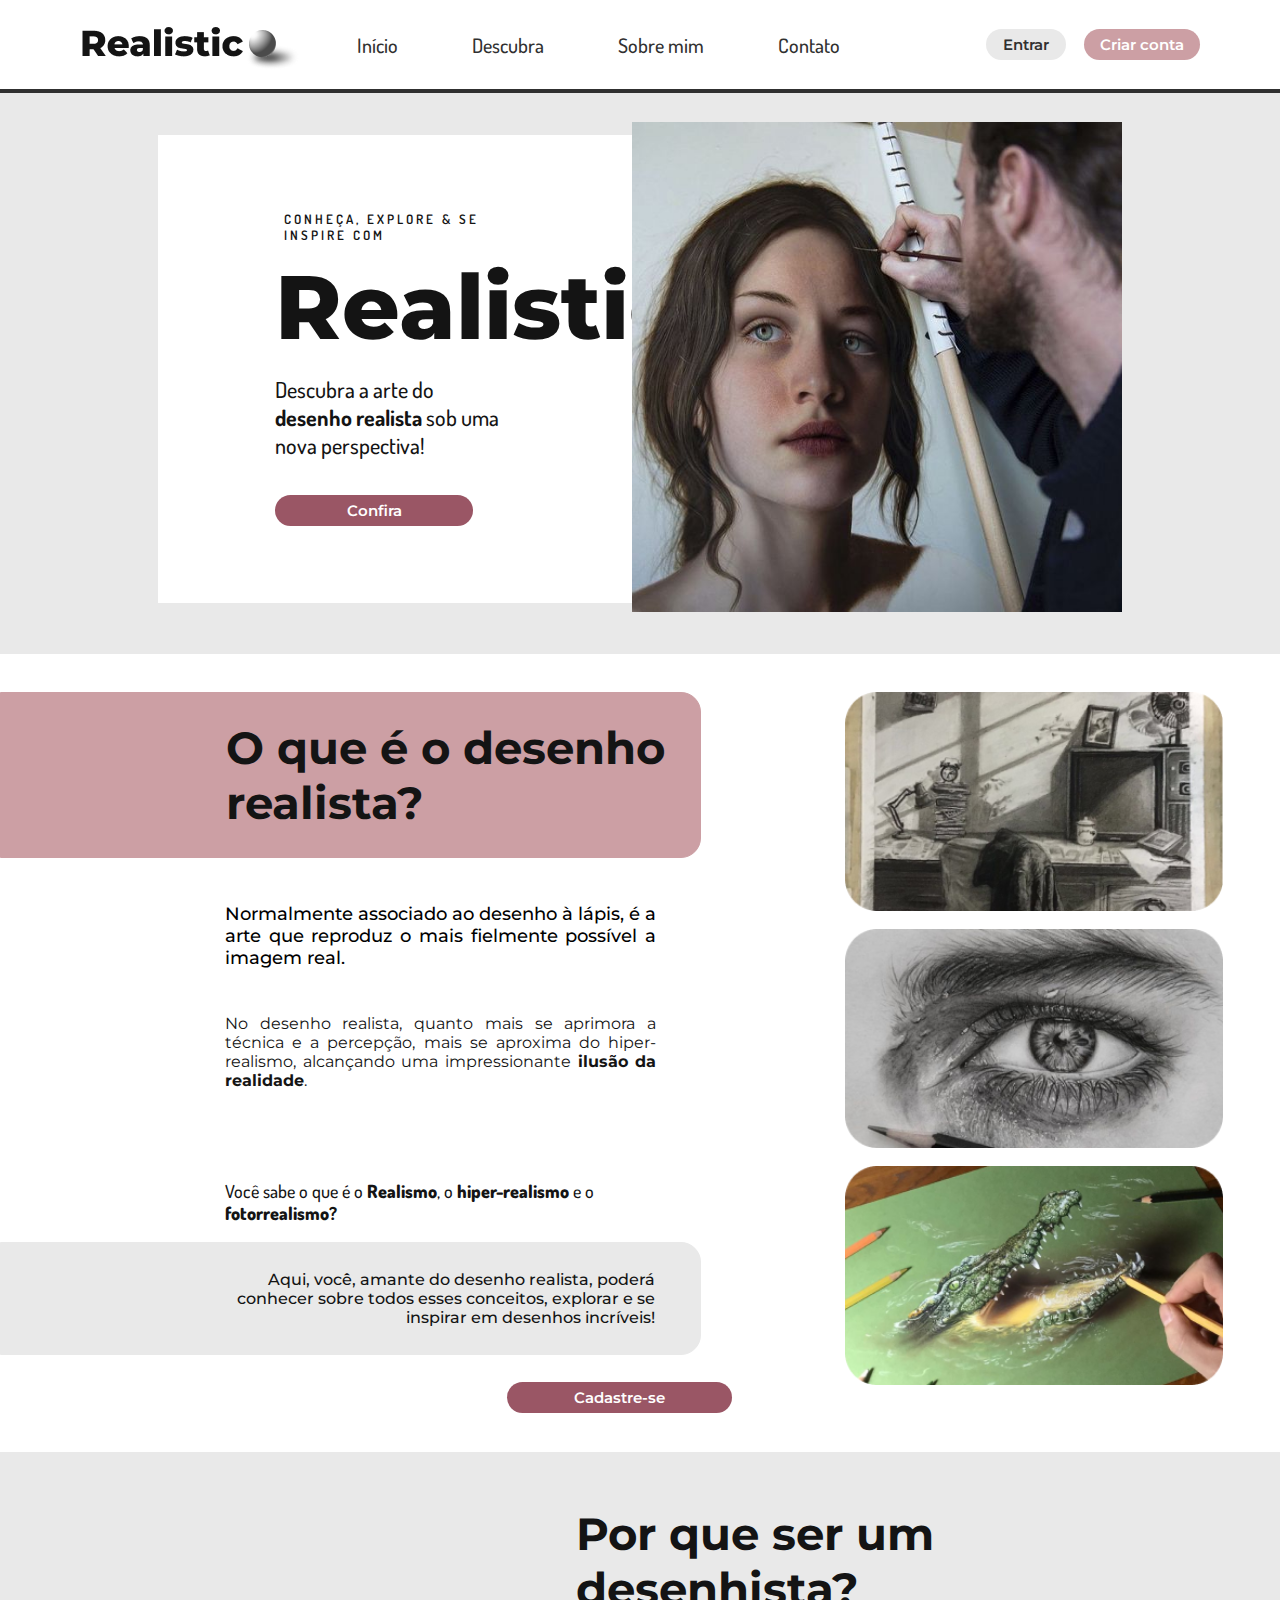
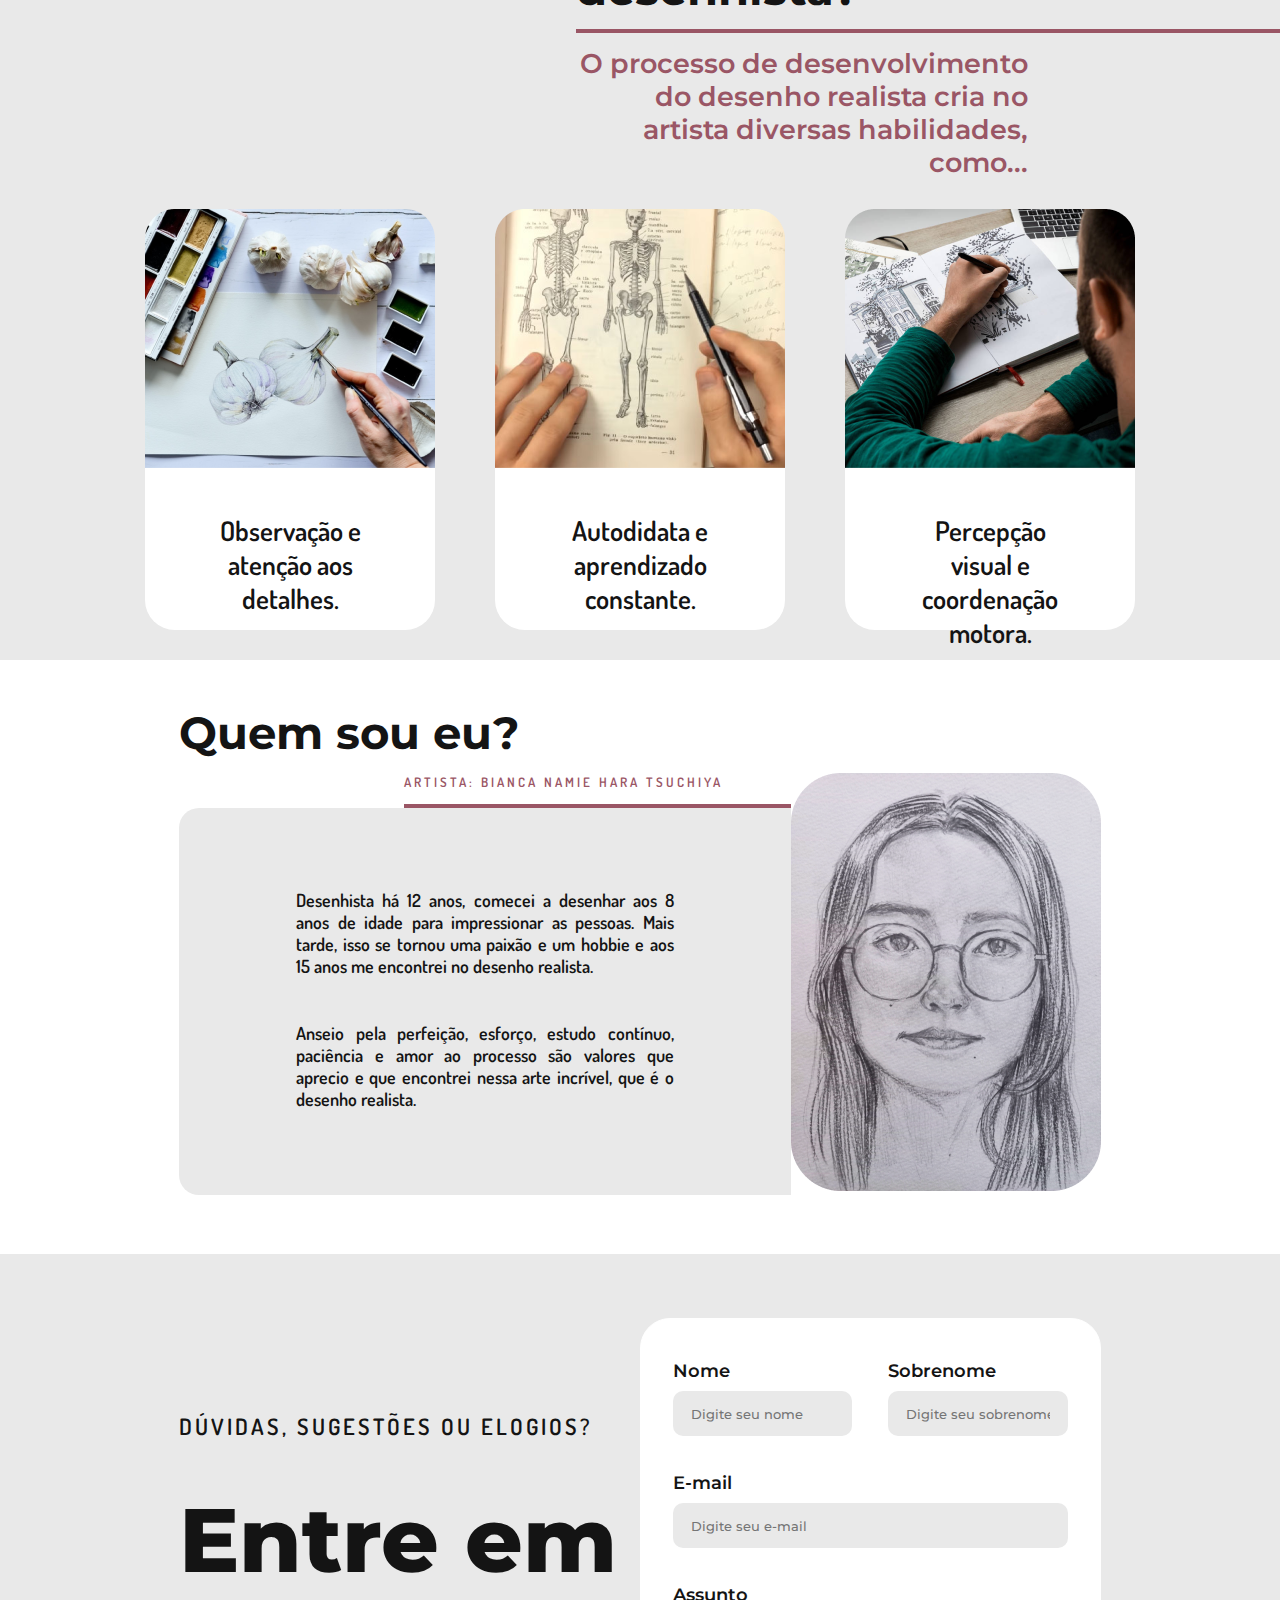
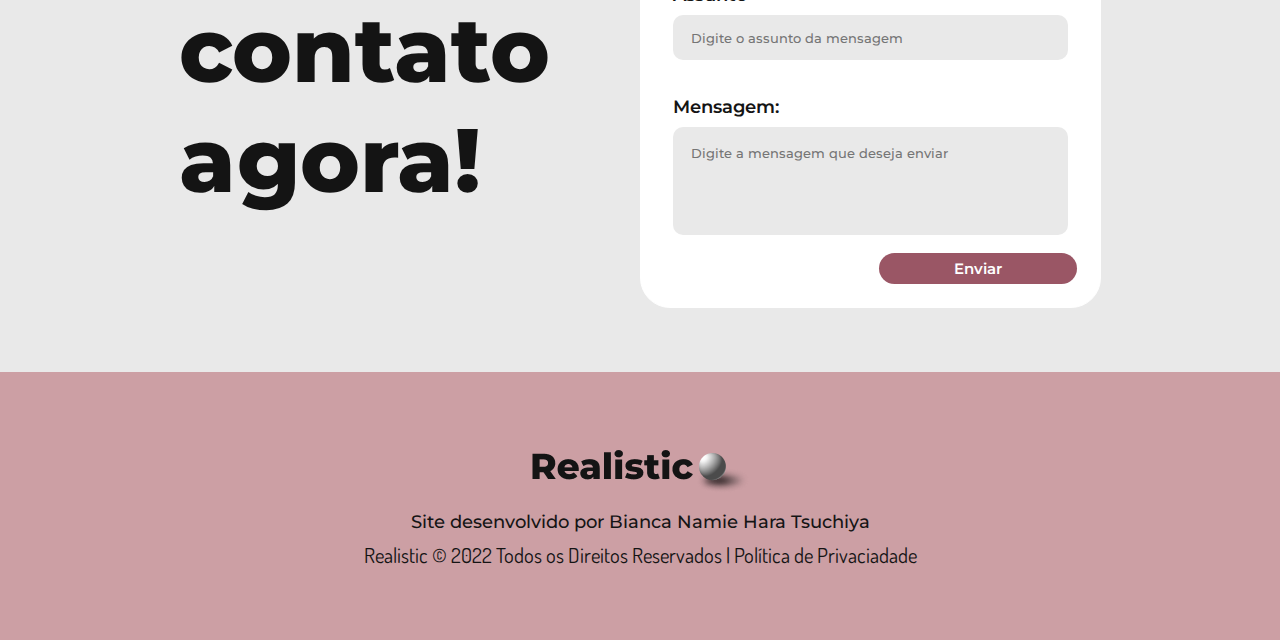
<file: Site/index.html>
<!DOCTYPE html>
<html lang="en">

<head>
    <meta charset="UTF-8">
    <meta http-equiv="X-UA-Compatible" content="IE=edge">
    <meta name="viewport" content="width=device-width, initial-scale=1.0">
    <link rel="shortcut icon" href="assets/icone_logo_realistic.png" type="image/x-icon">
    <link rel="stylesheet" href="style.css">
    <title>Realistic</title>
</head>

<body>
    <header>
        <div class="header-realistic">
            <div class="logo-realistic">
                <img src="./assets/logo_realistic.png" alt="">
            </div>
            <nav>
                <ul>
                    <li><a href="#">Início</a></li>
                    <li><a href="#">Descubra</a></li>
                    <li><a href="#">Sobre mim</a></li>
                    <li><a href="#">Contato</a></li>
                </ul>
            </nav>
            <div class="btn-login-cadastro">
                <a href="./login.html" class="btn-login">Entrar</a>
            </div>
            <a href="./cadastro.html" class="btn-cadastro">Criar conta</a>
        </div>
        <div class="linha-header"></div>
    </header>
    <main>
        <section class="background-inicio">
            <div class="principal-inicio">
                <div class="banner-conteudo">
                    <div class="frase1-banner">
                        <p>Conheça, explore & se inspire com</p>
                    </div>
                    <div class="frase2-banner">
                        <p>Realistic</p>
                    </div>
                    <div class="frase3-banner">
                        <p>Descubra a arte do <b>desenho realista</b> sob uma nova perspectiva!</p>
                    </div>
                    <a href="#" class="btn-confira">Confira</a>
                </div>
                <div class="img-banner">
                    <img src="./assets/img_banner.png" alt="" width="490px">
                </div>
            </div>
        </section>
        <section class="descubra">
            <div class="texto-descubra">
                <div class="titulo-descubra">
                    <p>O que é o desenho realista?</p>
                </div>
                <div class="paragrafo1">
                    <p>Normalmente associado ao desenho à lápis, é a arte que reproduz o mais fielmente possível a
                        imagem real.</p>
                </div>
                <div class="paragrafo2">
                    <p>No desenho realista, quanto mais se aprimora a técnica e a percepção, mais se aproxima do
                        hiper-realismo, alcançando uma impressionante <b>ilusão da realidade</b>.</p>
                </div>
                <div class="paragrafo3">
                    <p>Você sabe o que é o <b>Realismo</b>, o <b>hiper-realismo</b> e o <b>fotorrealismo?</b></p>
                </div>
                <div class="paragrafo4">
                    <p>Aqui, você, amante do desenho realista, poderá conhecer sobre todos esses conceitos, explorar e
                        se inspirar em desenhos incríveis!</p>
                </div>
                <div class="btn-cadastre-se">
                    <a href="#">Cadastre-se</a>
                </div>
            </div>
            <div class="imgs-descubra">
                <img src="./assets/desenho1_descubra.png" alt="">
                <img src="./assets/desenho2_descubra.png" alt="">
                <img src="./assets/desenho3_descubra.png" alt="">
            </div>
        </section>
        <section class="descubra-parte2">
            <div class="texto-descubra-parte2">
                <div class="container1-texto-descubra-parte2"></div>
                <div class="container2-texto-descubra-parte2">
                    <div class="titulo-descubra-parte2">
                        <p>Por que ser um desenhista?</p>
                    </div>
                    <div class="linha-descubra-parte2"></div>
                    <div class="frase-descubra-parte2">
                        <p>O processo de desenvolvimento do desenho realista cria no artista diversas habilidades,
                            como...
                        </p>
                    </div>
                </div>
            </div>
            <div class="cards-descubra-parte2">
                <div class="card1">
                    <img class="img-card1" src="./assets/img-card1.png" alt="">
                    <div class="descricao-card1">
                        <p>Observação e atenção aos detalhes.</p>
                    </div>
                </div>
                <div class="card2">
                    <img class="img-card2" src="./assets/img-card2.png" alt="">
                    <div class="descricao-card2">
                        <p>Autodidata e aprendizado constante.</p>
                    </div>
                </div>
                <div class="card3">
                    <img class="img-card3" src="./assets/img-card3.png" alt="">
                    <div class="descricao-card3">
                        <p>Percepção visual e coordenação motora.</p>
                    </div>
                </div>
            </div>
        </section>
        <section class="sobre-mim">
            <p class="titulo-sobre-mim">Quem sou eu?</p>
            <div class="conteudo-sobre-mim">
                <div class="principal-sobre-mim">
                    <div class="nome-sobre-mim">
                        <p>Artista: Bianca Namie Hara Tsuchiya</p>
                    </div>
                    <div class="linha-sobre-mim"></div>
                    <div class="texto-sobre-mim">
                        <p>Desenhista há 12 anos, comecei a desenhar aos 8 anos de idade para impressionar as pessoas.
                            Mais tarde, isso se tornou uma paixão e um hobbie e aos 15 anos me encontrei no desenho
                            realista.</p>
                        <p>Anseio pela perfeição, esforço, estudo contínuo, paciência e amor ao processo são valores que
                            aprecio e que encontrei nessa arte incrível, que é o desenho realista.</p>
                    </div>
                </div>
                <div class="img-sobre-mim">
                    <img src="./assets/img-sobre-mim.png" alt="" width="310px">
                </div>
            </div>
        </section>
        <section class="contato">
            <div class="conteudo-contato-left">
                <p class="questionamento-contato">
                    Dúvidas, sugestões ou elogios?
                </p>
                <p class="chamativo-contato">
                    Entre em contato agora!
                </p>
            </div>
            <div class="conteudo-contato-right">
                <div class="container-form-contato">
                    <div class="nome-sobrenome-form-contato">
                        <div class="nome-form-contato form-geral">
                            <label class="label-geral" for="input_nome">Nome</label>
                            <input class="input-geral" type="text" class="input-nome" id="input_nome" placeholder="Digite seu nome">
                        </div>
                        <div class="sobrenome-form-contato form-geral">
                            <label class="label-geral" for="input_sobrenome">Sobrenome</label>
                            <input class="input-geral" type="text" class="input-sobrenome" id="input_sobrenome" placeholder="Digite seu sobrenome">
                        </div>
                    </div>
                    <div class="email-form-contato form-geral">
                        <label class="label-geral" for="input_email">E-mail</label>
                        <input class="input-geral" type="text" class="input-email" id="input_email" placeholder="Digite seu e-mail">
                    </div>
                    <div class="assunto-form-contato form-geral">
                        <label class="label-geral" for="input_assunto">Assunto</label>
                        <input class="input-geral" type="text" class="input-assunto" id="input_assunto" placeholder="Digite o assunto da mensagem">
                    </div>
                    <div class="mensagem-form-contato form-geral">
                        <label class="label-geral" for="input_mensagem">Mensagem:</label>
                        <textarea name="" id="" rows="10" placeholder="Digite a mensagem que deseja enviar"></textarea>
                        <!-- <input class="input-mensagem" type="text" class="input-mensagem" id="input_mensagem"> -->
                    </div>
                    <div class="btn-enviar">
                        <button>Enviar</button>
                    </div>
                </div>
            </div>
        </section>
    </main>
    <footer>
        <img src="./assets/logo_realistic.png" alt="">
        <p class="creditos">
            Site desenvolvido por Bianca Namie Hara Tsuchiya
        </p>
        <p class="direitos">
            Realistic &copy; 2022 Todos os Direitos Reservados | Política de Privaciadade
        </p>
    </footer>

</body>

</html>
</file>
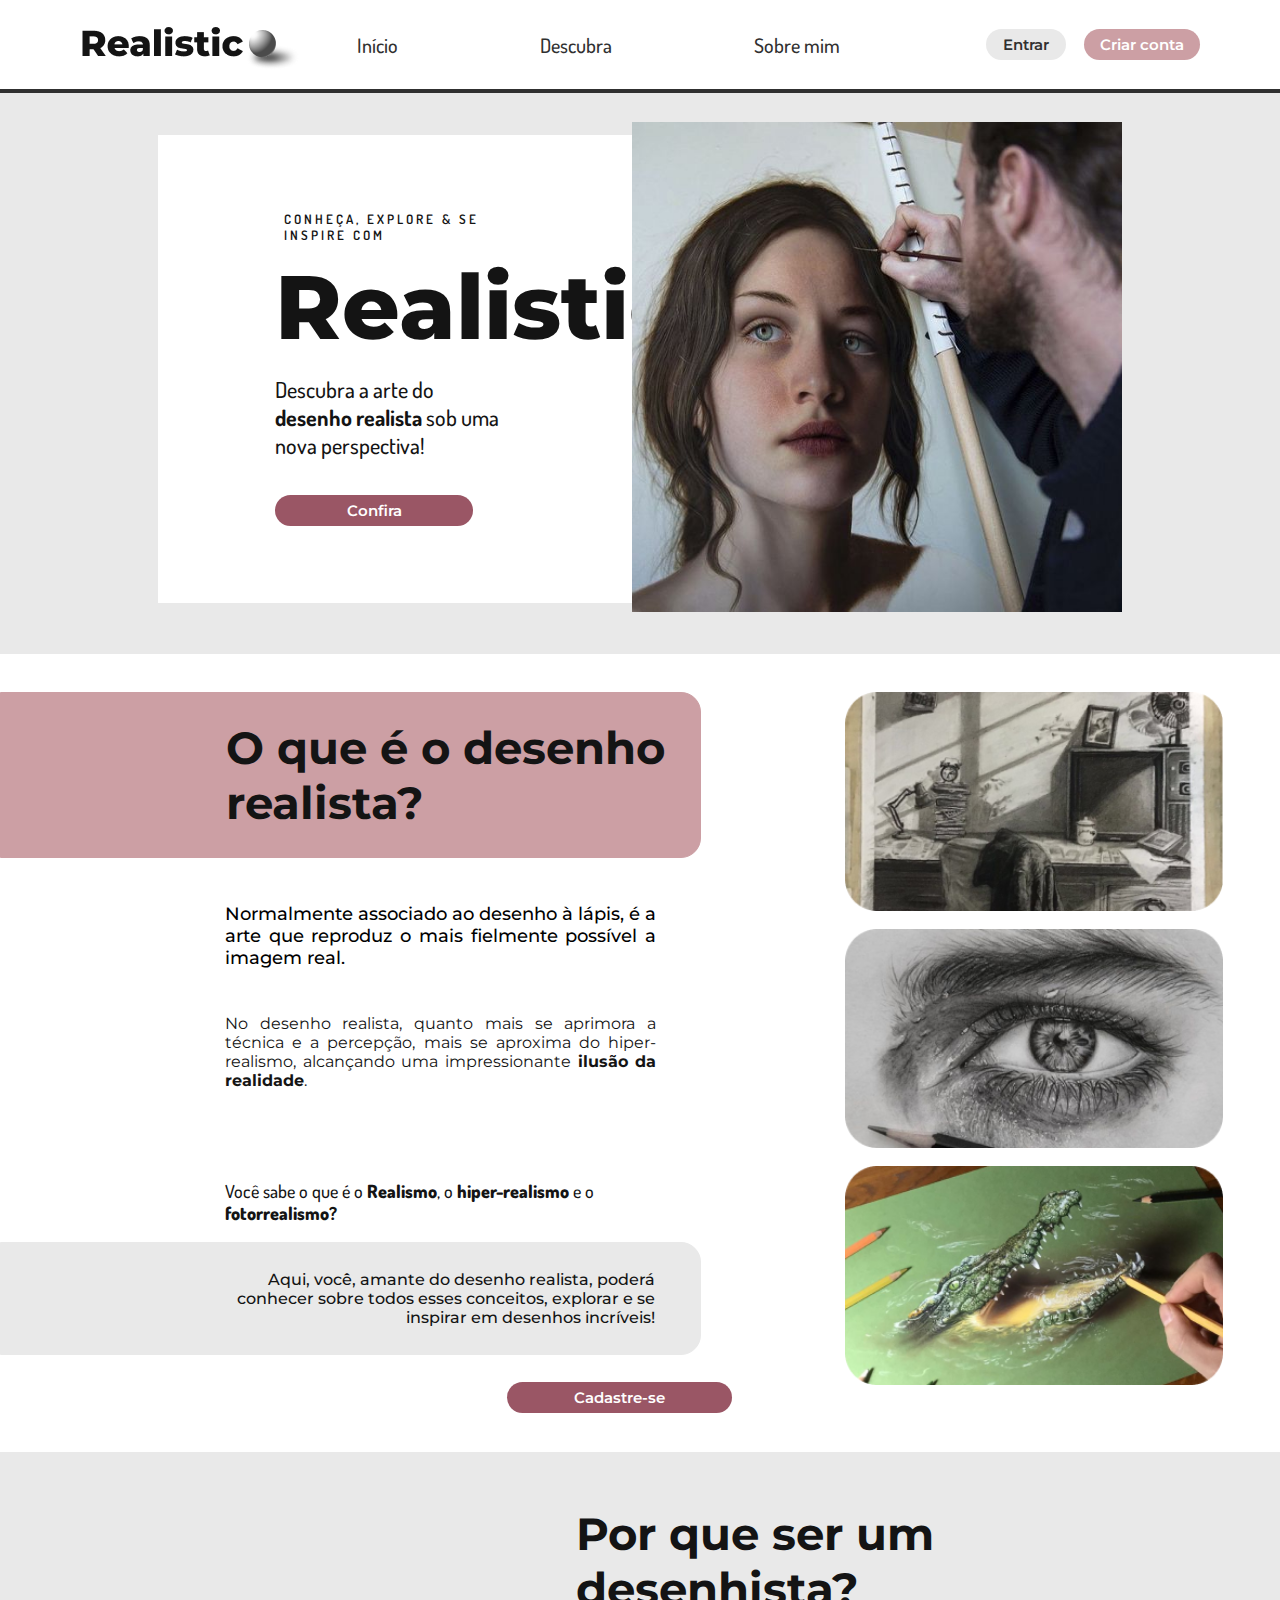
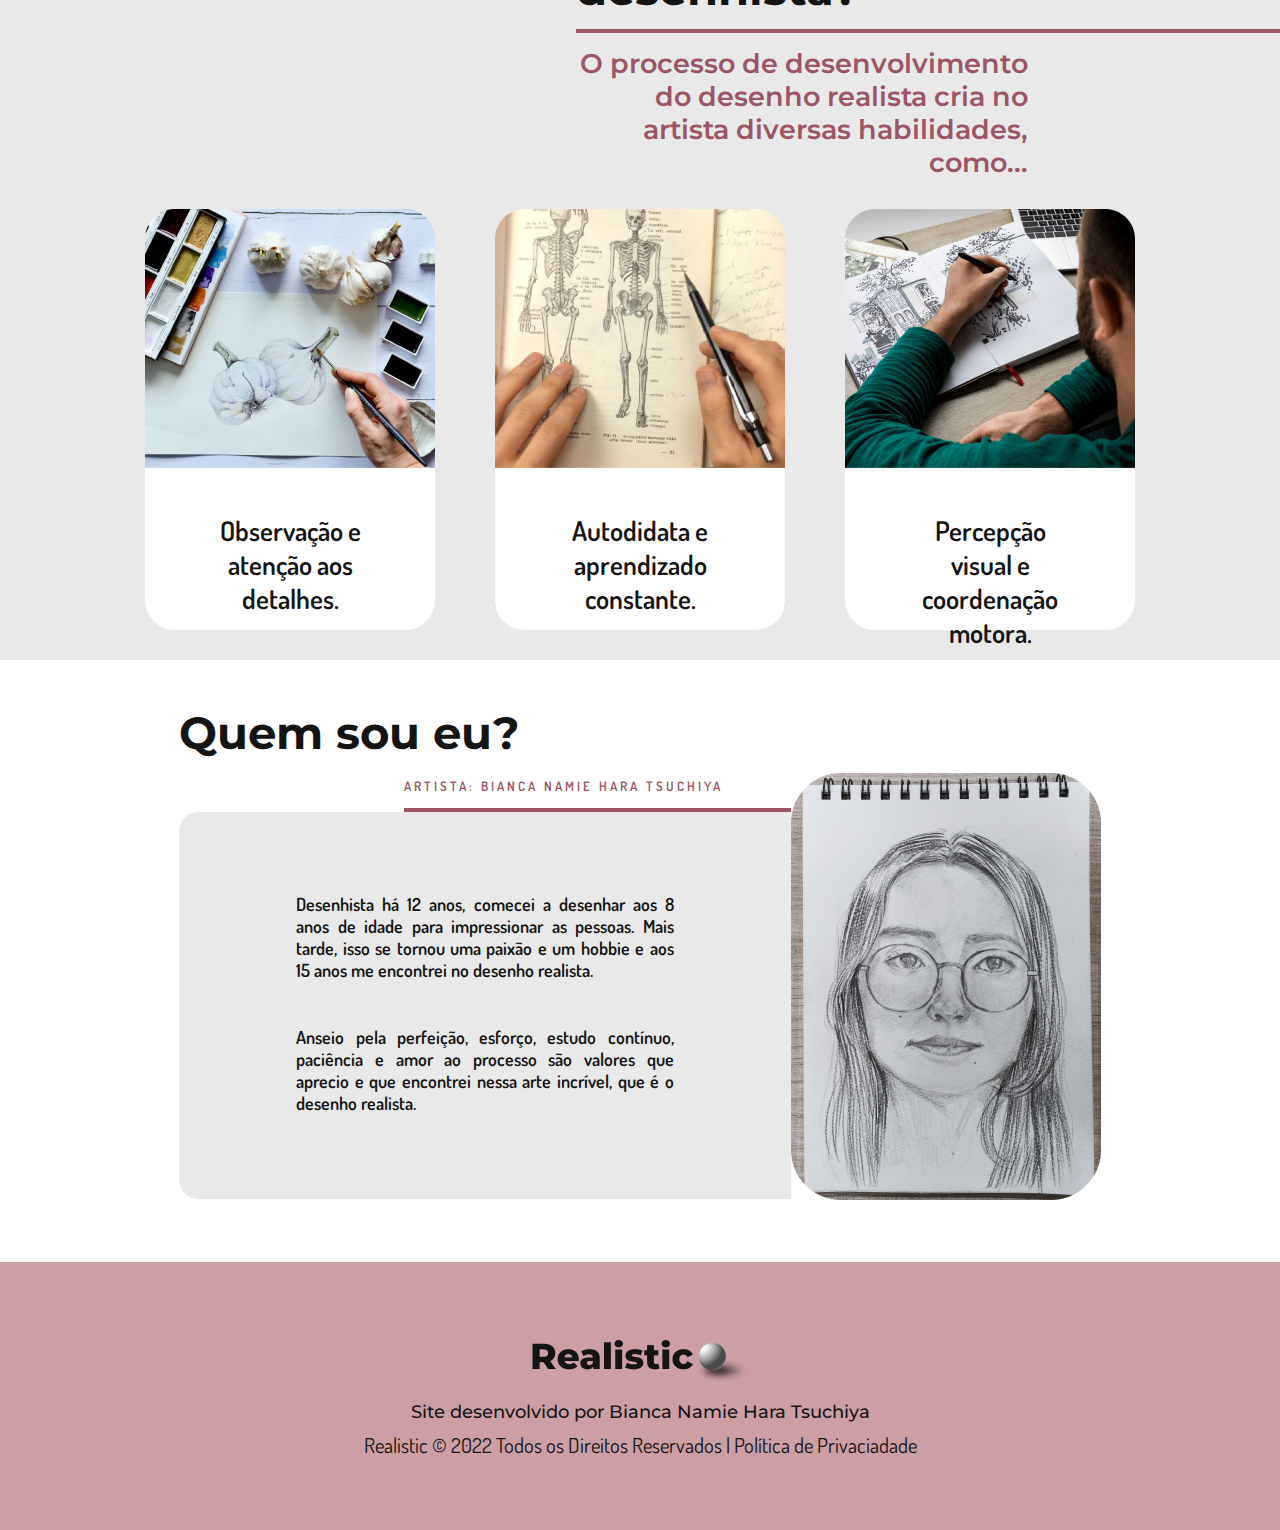
<file: Site/public/index.html>
<!DOCTYPE html>
<html lang="en">

<head>
    <meta charset="UTF-8">
    <meta http-equiv="X-UA-Compatible" content="IE=edge">
    <meta name="viewport" content="width=device-width, initial-scale=1.0">
    <link rel="shortcut icon" href="assets/icone_logo_realistic.png" type="image/x-icon">
    <link rel="stylesheet" href="./css/style.css">
    <title>Realistic</title>
</head>

<body>
    <header>
        <div class="header-realistic">
            <div class="logo-realistic">
                <img src="./assets/logo_realistic.png" alt="">
            </div>
            <nav>
                <ul>
                    <li><a href="index.html">Início</a></li>
                    <li><a href="#descubra">Descubra</a></li>
                    <li><a href="#sobre_mim">Sobre mim</a></li>
                    <!-- <li><a href="#contato">Contato</a></li> -->
                </ul>
            </nav>
            <div class="btn-login-cadastro">
                <a href="./login.html" class="btn-login">Entrar</a>
            </div>
            <a href="./cadastro.html" class="btn-cadastro">Criar conta</a>
        </div>
        <div class="linha-header"></div>
    </header>
    <main>
        <section class="background-inicio">
            <div class="principal-inicio">
                <div class="banner-conteudo">
                    <div class="frase1-banner">
                        <p>Conheça, explore & se inspire com</p>
                    </div>
                    <div class="frase2-banner">
                        <p>Realistic</p>
                    </div>
                    <div class="frase3-banner">
                        <p>Descubra a arte do <b>desenho realista</b> sob uma nova perspectiva!</p>
                    </div>
                    <a href="#" class="btn-confira">Confira</a>
                </div>
                <div class="img-banner">
                    <img src="./assets/img_banner.png" alt="" width="490px">
                </div>
            </div>
        </section>
        <section class="descubra" id="descubra">
            <div class="texto-descubra">
                <div class="titulo-descubra">
                    <p>O que é o desenho realista?</p>
                </div>
                <div class="paragrafo1">
                    <p>Normalmente associado ao desenho à lápis, é a arte que reproduz o mais fielmente possível a
                        imagem real.</p>
                </div>
                <div class="paragrafo2">
                    <p>No desenho realista, quanto mais se aprimora a técnica e a percepção, mais se aproxima do
                        hiper-realismo, alcançando uma impressionante <b>ilusão da realidade</b>.</p>
                </div>
                <div class="paragrafo3">
                    <p>Você sabe o que é o <b>Realismo</b>, o <b>hiper-realismo</b> e o <b>fotorrealismo?</b></p>
                </div>
                <div class="paragrafo4">
                    <p>Aqui, você, amante do desenho realista, poderá conhecer sobre todos esses conceitos, explorar e
                        se inspirar em desenhos incríveis!</p>
                </div>
                <div class="btn-cadastre-se">
                    <a href="#">Cadastre-se</a>
                </div>
            </div>
            <div class="imgs-descubra">
                <img src="./assets/desenho1_descubra.png" alt="">
                <img src="./assets/desenho2_descubra.png" alt="">
                <img src="./assets/desenho3_descubra.png" alt="">
            </div>
        </section>
        <section class="descubra-parte2">
            <div class="texto-descubra-parte2">
                <div class="container1-texto-descubra-parte2"></div>
                <div class="container2-texto-descubra-parte2">
                    <div class="titulo-descubra-parte2">
                        <p>Por que ser um desenhista?</p>
                    </div>
                    <div class="linha-descubra-parte2"></div>
                    <div class="frase-descubra-parte2">
                        <p>O processo de desenvolvimento do desenho realista cria no artista diversas habilidades,
                            como...
                        </p>
                    </div>
                </div>
            </div>
            <div class="cards-descubra-parte2">
                <div class="card1">
                    <img class="img-card1" src="./assets/img-card1.png" alt="">
                    <div class="descricao-card1">
                        <p>Observação e atenção aos detalhes.</p>
                    </div>
                </div>
                <div class="card2">
                    <img class="img-card2" src="./assets/img-card2.png" alt="">
                    <div class="descricao-card2">
                        <p>Autodidata e aprendizado constante.</p>
                    </div>
                </div>
                <div class="card3">
                    <img class="img-card3" src="./assets/img-card3.png" alt="">
                    <div class="descricao-card3">
                        <p>Percepção visual e coordenação motora.</p>
                    </div>
                </div>
            </div>
        </section>
        <section class="sobre-mim" id="sobre_mim">
            <p class="titulo-sobre-mim">Quem sou eu?</p>
            <div class="conteudo-sobre-mim">
                <div class="principal-sobre-mim">
                    <div class="nome-sobre-mim">
                        <p>Artista: Bianca Namie Hara Tsuchiya</p>
                    </div>
                    <div class="linha-sobre-mim"></div>
                    <div class="texto-sobre-mim">
                        <p>Desenhista há 12 anos, comecei a desenhar aos 8 anos de idade para impressionar as pessoas.
                            Mais tarde, isso se tornou uma paixão e um hobbie e aos 15 anos me encontrei no desenho
                            realista.</p>
                        <p>Anseio pela perfeição, esforço, estudo contínuo, paciência e amor ao processo são valores que
                            aprecio e que encontrei nessa arte incrível, que é o desenho realista.</p>
                    </div>
                </div>
                <div class="img-sobre-mim">
                    <img src="./assets/img-sobre-mim.png" alt="" width="310px">
                </div>
            </div>
        </section>
        <!-- <section class="contato" id="contato">
            <div class="conteudo-contato-left">
                <p class="questionamento-contato">
                    Dúvidas, sugestões ou elogios?
                </p>
                <p class="chamativo-contato">
                    Entre em contato agora!
                </p>
            </div>
            <div class="conteudo-contato-right">
                <div class="container-form-contato">
                    <div class="nome-sobrenome-form-contato">
                        <div class="nome-form-contato form-geral">
                            <label class="label-geral" for="input_nome">Nome</label>
                            <input class="input-geral" type="text" class="input-nome" id="input_nome"
                                placeholder="Digite seu nome">
                        </div>
                        <div class="sobrenome-form-contato form-geral">
                            <label class="label-geral" for="input_sobrenome">Sobrenome</label>
                            <input class="input-geral" type="text" class="input-sobrenome" id="input_sobrenome"
                                placeholder="Digite seu sobrenome">
                        </div>
                    </div>
                    <div class="email-form-contato form-geral">
                        <label class="label-geral" for="input_email">E-mail</label>
                        <input class="input-geral" type="text" class="input-email" id="input_email"
                            placeholder="Digite seu e-mail">
                    </div>
                    <div class="assunto-form-contato form-geral">
                        <label class="label-geral" for="input_assunto">Assunto</label>
                        <input class="input-geral" type="text" class="input-assunto" id="input_assunto"
                            placeholder="Digite o assunto da mensagem">
                    </div>
                    <div class="mensagem-form-contato form-geral">
                        <label class="label-geral" for="input_mensagem">Mensagem:</label>
                        <textarea name="" id="" rows="10" placeholder="Digite a mensagem que deseja enviar"></textarea>
                       
                    </div>
                    <div class="btn-enviar">
                        <button>Enviar</button>
                    </div>
                </div>
            </div>
        </section> -->
    </main>
    <footer>
        <img src="./assets/logo_realistic.png" alt="">
        <p class="creditos">
            Site desenvolvido por Bianca Namie Hara Tsuchiya
        </p>
        <p class="direitos">
            Realistic &copy; 2022 Todos os Direitos Reservados | Política de Privaciadade
        </p>
    </footer>

</body>

</html>

<script>
    
</script>
</file>
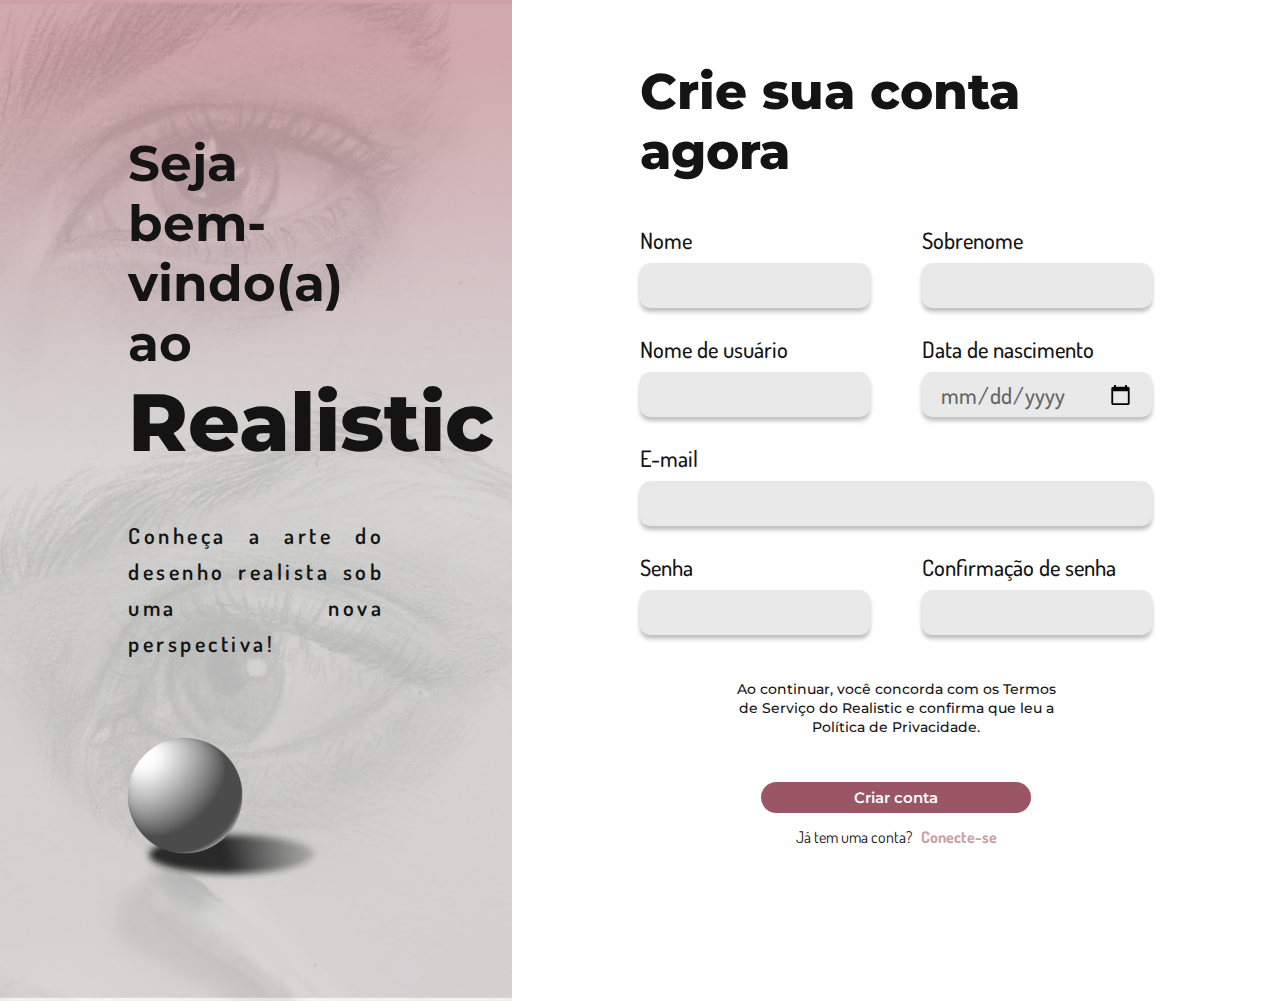
<file: Site/cadastro.html>
<!DOCTYPE html>
<html lang="en">
<head>
    <meta charset="UTF-8">
    <meta http-equiv="X-UA-Compatible" content="IE=edge">
    <meta name="viewport" content="width=device-width, initial-scale=1.0">
    <link rel="shortcut icon" href="assets/icone_logo_realistic.png" type="image/x-icon">
    <link rel="stylesheet" href="cadastro.css">
    <title>Realistic</title>
</head>
<body>
    <main>
        <section class="banner-cadastro">
            <p class="boas-vindas-cadastro">Seja bem-vindo(a) ao <span class="texto-realistic">Realistic</span></p>
            <p class="texto-chamativo-cadastro">Conheça a arte do desenho realista sob uma nova perspectiva!</p>
            <img src="./assets/icone_logo_cadastro.png" alt="">
        </section>
        <section class="cadastro">
            <div class="titulo-form-cadastro">
                <p>Crie sua conta agora</p>
            </div>
            <div class="form-cadastro">
                <div class="nome-sobrenome-cadastro">
                    <div class="nome-cadastro">
                        <label for="input_nome">Nome</label>
                        <input type="text" id="input_nome">
                    </div>
                    <div class="sobrenome-cadastro">
                        <label for="input_sobrenome">Sobrenome</label>
                        <input type="text" id="input_sobrenome">
                    </div>
                </div>
                <div class="usuario-dataNasc-cadastro">
                    <div class="usuario-cadastro">
                        <label for="input_usuario">Nome de usuário</label>
                        <input type="text" id="input_usuario">
                    </div>
                    <div class="data-nasc-cadastro">
                        <label for="input_dataNasc">Data de nascimento</label>
                        <input type="date" id="input_dataNasc">
                    </div>
                </div>
                <div class="email-cadastro">
                    <label for="input_email">E-mail</label>
                    <input type="email" id="input_email">
                </div>
                <div class="senha-confirm-cadastro">
                    <div class="senha-cadastro">
                        <label for="input_senha">Senha</label>
                        <input type="password" id="input_senha">
                    </div>
                    <div class="confirm-senha-cadastro">
                        <label for="input_confirm_senha">Confirmação de senha</label>
                        <input type="password" id="input_confirm_senha">
                    </div>
                </div>
            </div>
            <div class="texto-termos">
                <p>Ao continuar, você concorda com os Termos de Serviço do Realistic e confirma que leu a Política de Privacidade.</p>
            </div>
            <div class="btn-criar-conta">
                <button>Criar conta</button>
            </div>
            <div class="apelo-conta-existente">
                <p>Já tem uma conta?<a href="./login.html">Conecte-se</a></p>
            </div>
        </section>
    </main>
</body>
</html>
</file>
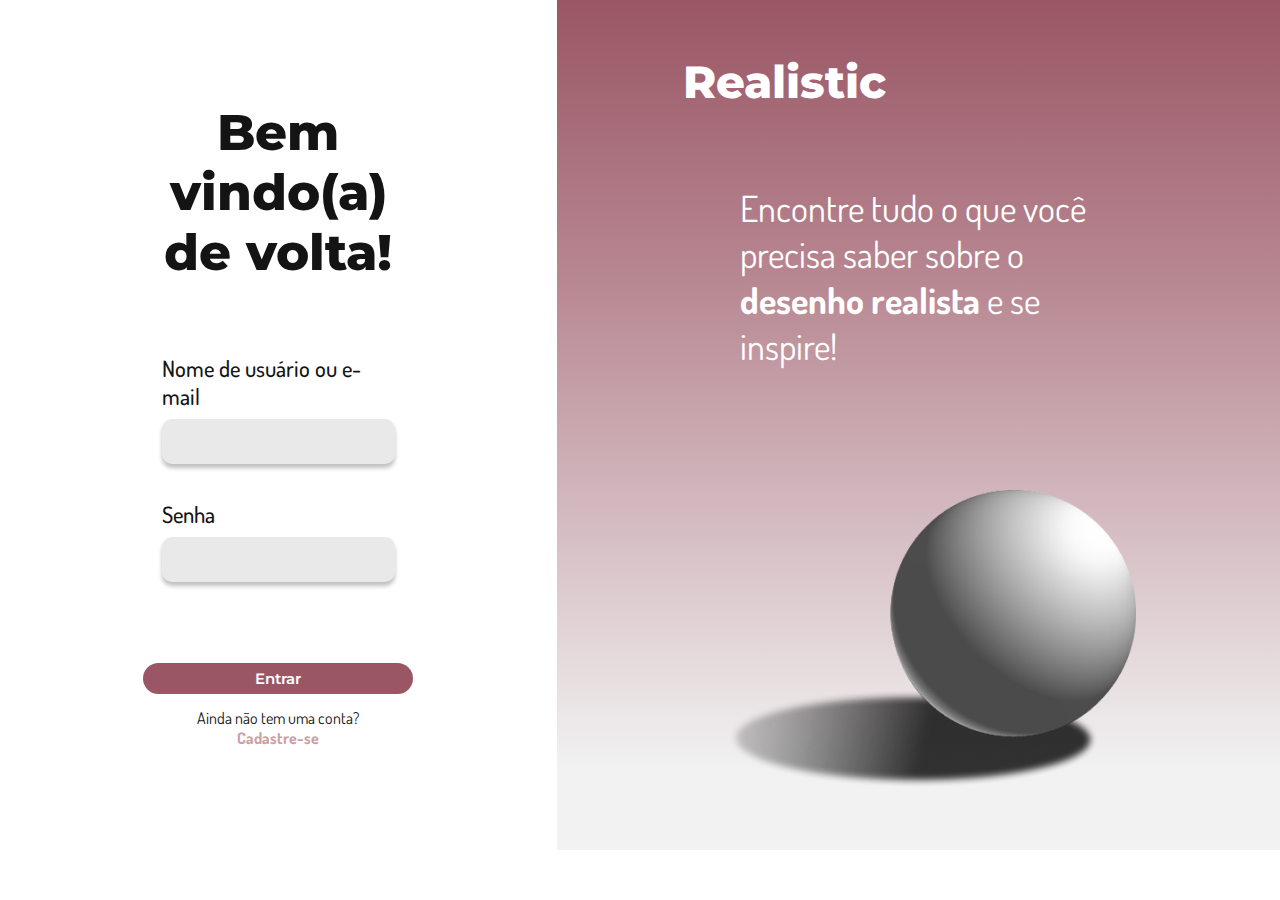
<file: Site/login.html>
<!DOCTYPE html>
<html lang="en">
<head>
    <meta charset="UTF-8">
    <meta http-equiv="X-UA-Compatible" content="IE=edge">
    <meta name="viewport" content="width=device-width, initial-scale=1.0">
    <link rel="shortcut icon" href="assets/icone_logo_realistic.png" type="image/x-icon">
    <link rel="stylesheet" href="login.css">
    <title>Realistic</title>
</head>
<body>
    <main>
        <section class="login">
            <div class="titulo-form-login">
                <p>Bem vindo(a) de volta!</p>
            </div>
            <div class="form-login">
                <div class="usuario-email-login">
                    <label for="input_login">Nome de usuário ou e-mail</label>
                    <input type="text" id="input_login">
                </div>
                <div class="senha-login">
                    <label for="input_senha">Senha</label>
                    <input type="password" id="input_senha">
                </div>
            </div>
            <div class="btn-entrar">
                <button>Entrar</button>
            </div>
            <div class="apelo-cadastro">
                <p>Ainda não tem uma conta?</p>
                <a href="./cadastro.html">Cadastre-se</a>
            </div>
        </section>
        <section class="banner-login">
            <div class="titulo-banner-login">
                Realistic
            </div>
            <div class="texto-banner-login">
                Encontre tudo o que você precisa saber sobre o <b>desenho realista</b> e se inspire!
            </div>
            <div class="img-banner-login">
                <img src="./assets/img-banner-login.png" alt="">
            </div>
        </section>
    </main>
</body>
</html>
</file>
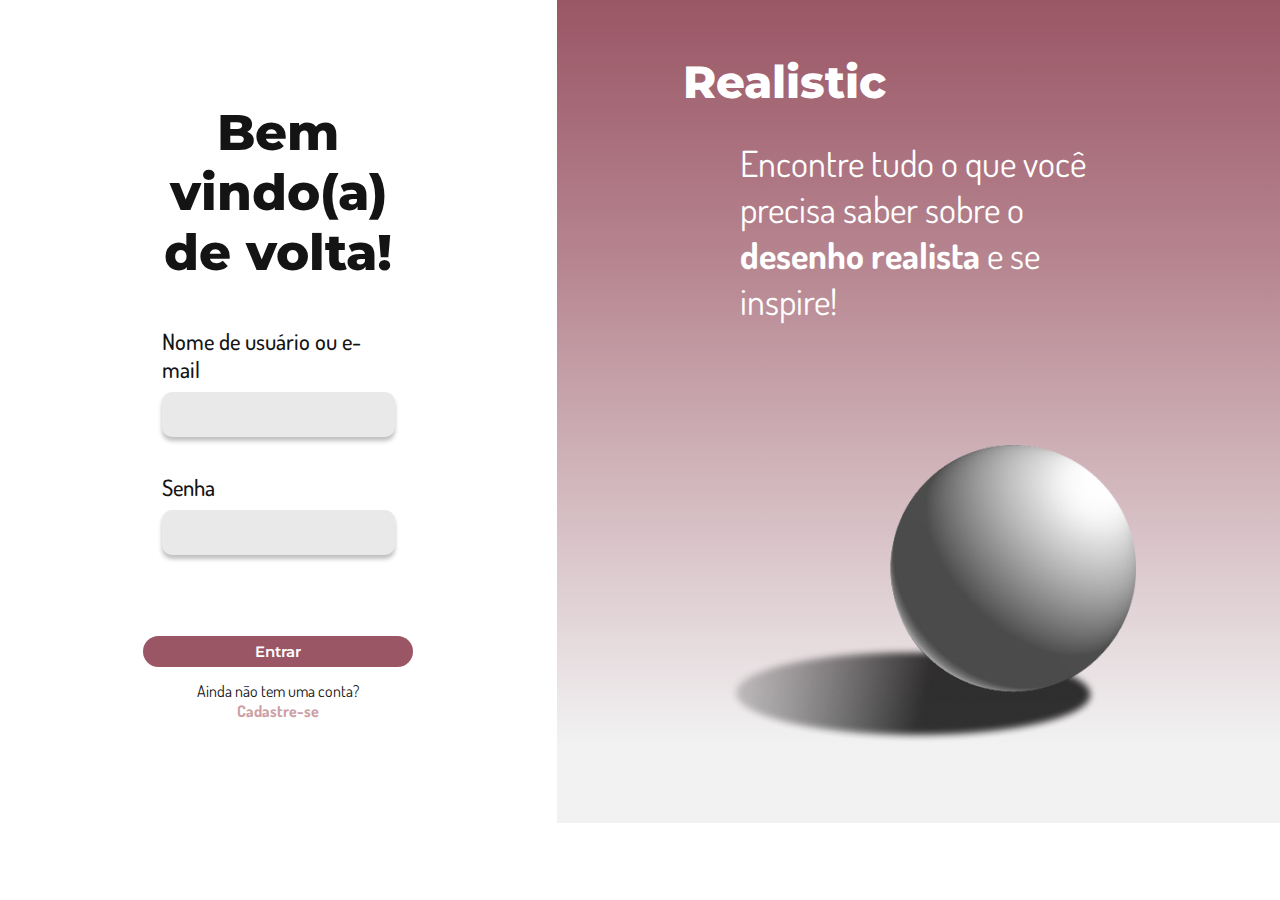
<file: Site/public/login.html>
<!DOCTYPE html>
<html lang="en">

<head>
    <meta charset="UTF-8">
    <meta http-equiv="X-UA-Compatible" content="IE=edge">
    <meta name="viewport" content="width=device-width, initial-scale=1.0">
    <link rel="shortcut icon" href="assets/icone_logo_realistic.png" type="image/x-icon">
    <link rel="stylesheet" href="./css/login.css">
    <title>Realistic</title>
</head>

<body>
    <main>
        <section class="login">
            <div class="titulo-form-login">
                <p>Bem vindo(a) de volta!</p>
            </div>
            <div class="form-login">
                <div class="alerta_erro">
                    <div class="card_erro" id="cardErro">
                        <span id="mensagem_erro"></span>
                    </div>
                </div>
                <div class="alerta_sucesso">
                    <div class="card_sucesso" id="cardSucesso">
                        <span id="mensagem_sucesso"></span>
                    </div>
                </div>
                <div class="usuario-email-login">
                    <label for="input_login">Nome de usuário ou e-mail</label>
                    <input type="text" id="input_login">
                </div>
                <div class="senha-login">
                    <label for="input_senha">Senha</label>
                    <input type="password" id="input_senha">
                </div>
            </div>
            <div class="btn-entrar">
                <button onclick="entrar()">Entrar</button>
            </div>
            <div class="apelo-cadastro">
                <p>Ainda não tem uma conta?</p>
                <a href="./cadastro.html">Cadastre-se</a>
            </div>
        </section>
        <section class="banner-login">
            <div class="titulo-banner-login">
                Realistic
            </div>
            <div class="texto-banner-login">
                Encontre tudo o que você precisa saber sobre o <b>desenho realista</b> e se inspire!
            </div>
            <div class="img-banner-login">
                <img src="./assets/img-banner-login.png" alt="">
            </div>
        </section>
    </main>
</body>

</html>

<script>
    function entrar() {
        const usuario = {
            login: input_login.value,
            senha: input_senha.value
        };

        if (usuario.login == "" || usuario.senha == "") {
            cardErro.style.display = "flex"
            mensagem_erro.innerHTML = "ERRO! Preencha os campos adequadamente.";

            return false;
        }
        else {

            cardErro.style.display = "none"
            mensagem_erro.innerHTML = "";

            console.log("FORM LOGIN: ", usuario.login);
            console.log("FORM SENHA: ", usuario.senha);

            fetch("/usuarios/autenticar", {
                method: "POST",
                headers: {
                    "Content-Type": "application/json"
                },
                body: JSON.stringify({
                    loginServer: usuario.login,
                    senhaServer: usuario.senha
                })
            }).then(function (resposta) {

                if (resposta.ok) {

                    cardErro.style.display = "none"
                    mensagem_erro.innerHTML = "";

                    cardSucesso.style.display = "flex";
                    mensagem_sucesso.innerHTML = "Login realizado com sucesso!";

                    console.log(resposta);

                    resposta.json().then(json => {
                        console.log(json);
                        console.log(JSON.stringify(json));

                        sessionStorage.EMAIL_USUARIO = json.email;
                        sessionStorage.NOME_USUARIO = json.nome;
                        sessionStorage.USERNAME_USUARIO = json.username;
                        sessionStorage.IDUSUARIO_USUARIO = json.idUsuario;
                        sessionStorage.SOBRENOME_USUARIO = json.sobrenome;
                        sessionStorage.FKQUIZ_USUARIO = json.fkQuiz;
                        

                        setTimeout(() => {
                            window.location = "portal.html";
                        }, "2000")
                    });

                } else {

                    cardErro.style.display = "flex";
                    mensagem_erro.innerHTML = "Usuário ou senha incorretos! Por favor, tente novamente.";

                    console.log("Houve um erro ao tentar realizar o login!");

                    resposta.text().then(texto => {
                        console.error(texto);
                    });
                }

            }).catch(function (erro) {
                console.log(erro);
            })

            return false;

        }


    }


</script>
</file>
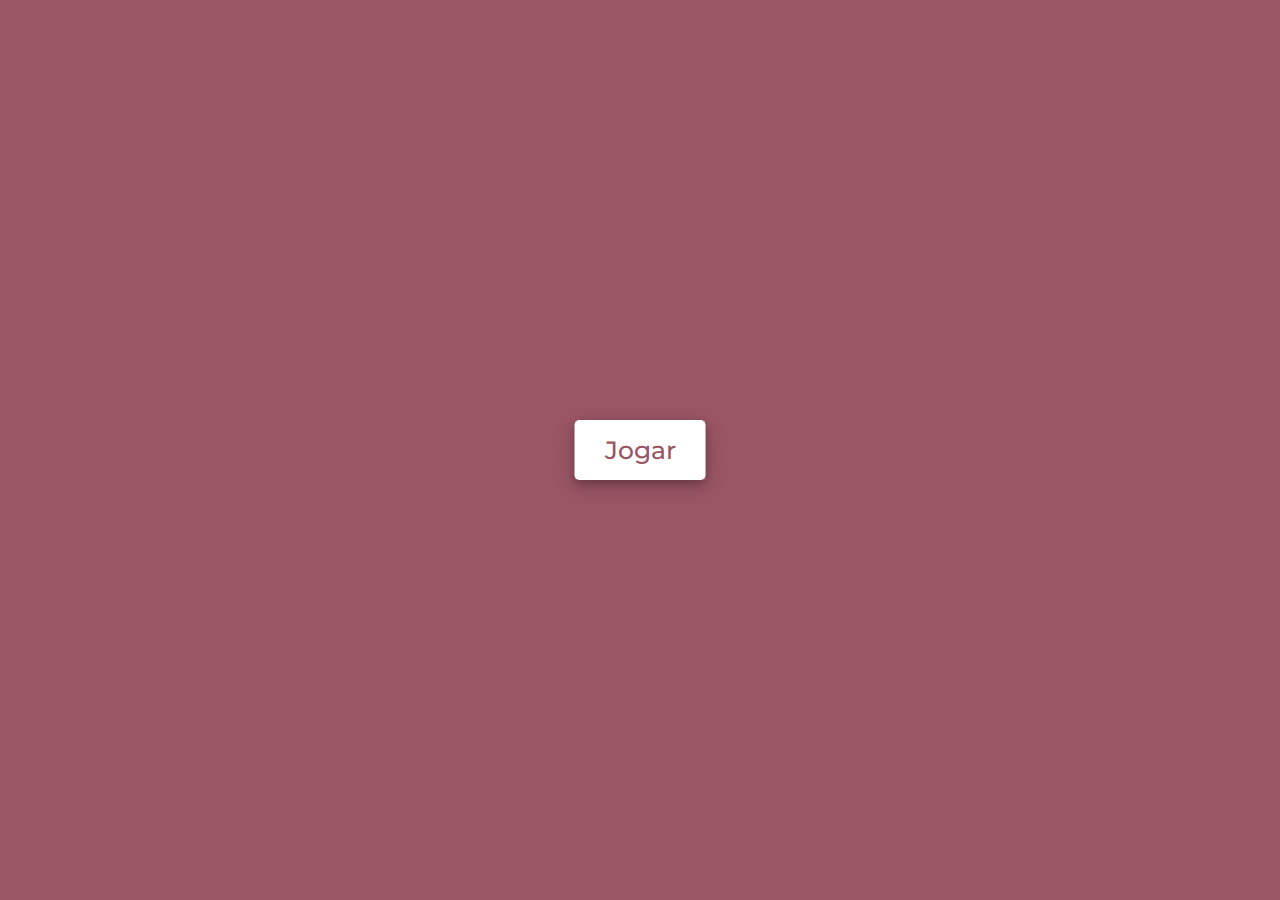
<file: Site/public/quiz.html>
<!-- Created By Ali Aslan  -->
<!DOCTYPE html>
<html lang="en">
<head>
    <meta charset="UTF-8">
    <meta http-equiv="X-UA-Compatible" content="IE=edge">
    <meta name="viewport" content="width=device-width, initial-scale=1.0">

    <title>Awesome Quiz App | Ali Aslan</title>
    <link rel="stylesheet" href="./css/quiz.css">
    <!-- FontAweome CDN Link for Icons-->
    <link rel="stylesheet" href="https://cdnjs.cloudflare.com/ajax/libs/font-awesome/5.15.3/css/all.min.css"/>
</head>
<body>
    <!-- start Quiz button -->
    <div class="start_btn"><button>Jogar</button></div>

    <!-- Info Box -->
    <div class="info_box">
        <div class="info-title"><span>REGRAS</span></div>
        <div class="info-list">
            <div class="info">1. Você terá apenas <span>15 segundos</span> por questão.</div>
            <div class="info">2. Cada pergunta correta vale <span>100 pontos<span>.</div>
            <div class="info">3. Você não pode selecionar a opção depois que o tempo já se esgotou.</div>
            <div class="info">4. Uma vez iniciado, terá que terminar o quiz</div>
            <div class="info">5. Boa sorte :)</div>
        </div>
        <div class="buttons">
            <button class="quit">Sair</button>
            <button class="restart">Continuar</button>
        </div>
    </div>

    <!-- Quiz Box -->
    <div class="quiz_box">
        <header>
            <div class="title">Realistic's Quiz</div>
            <div class="timer">
                <div class="time_left_txt">Tempo restante</div>
                <div class="timer_sec">15</div>
            </div>
            <div class="time_line"></div>
        </header>
        <section>
            <div class="que_text">
                <!-- Here I've inserted question from JavaScript -->
            </div>
            <div class="option_list">
                <!-- Here I've inserted options from JavaScript -->
            </div>
        </section>

        <!-- footer of Quiz Box -->
        <footer>
            <div class="total_que">
                <!-- Here I've inserted Question Count Number from JavaScript -->
            </div>
            <button class="next_btn">Próxima</button>
        </footer>
    </div>

    <!-- Result Box -->
    <div class="result_box">
        <div class="icon">
            <i class="fas fa-crown"></i>
        </div>
        <div class="complete_text">Você completou o quiz!</div>
        <div class="score_text">
            <!-- Here I've inserted Score Result from JavaScript -->
        </div>
        <div class="buttons">
            <button class="restart">Recomeçar</button>
            <button class="quit">Sair</button>
        </div>
    </div>

    <!-- Inside this JavaScript file I've inserted Questions and Options only -->
    <script src="./quiz_questions.js"></script>

    <!-- Inside this JavaScript file I've coded all Quiz Codes -->
    <script src="./quiz.js"></script>

</body>
</html>
</file>
<file: Site/style.css>
@import url('https://fonts.googleapis.com/css2?family=Dosis:wght@200;300;400;500;600;700;800&family=Montserrat:ital,wght@0,100;0,200;0,300;0,400;0,500;0,600;0,700;0,800;0,900;1,100;1,200;1,300;1,400;1,500;1,600;1,700;1,800;1,900&display=swap');

/*
font-family: 'Dosis', sans-serif;
font-family: 'Montserrat', sans-serif;
*/

/* CSS Geral */
* {
    margin: 0;
    padding: 0;
    box-sizing: border-box;
}

body {
    font-family: 'Dosis', sans-serif;
    color: #141414;
}


/* header -> nav-bar */
header {
    position: fixed;
    width: 100%;
    padding-bottom: 0;
    text-align: center;
    background-color: #FFFF;
}

.linha-header {
    margin: 0;
    height: 4px;
    background-color: #303030;
}

.header-realistic {
    display: flex;
    width: 100%;
    margin: 0;
    padding: 15px 80px;
    flex-direction: row;
    align-items: center;
    justify-content: space-between;
}

.logo-realistic {
    width: 20%;
    margin-top: 6px;
}

nav {
    margin: 0 5%;
    width: 70%;
    font-size: 20px;
}

nav ul {
    display: flex;
    justify-content: space-between;
    list-style: none;
}

nav ul li {
    justify-content: space-between;
}

nav a {
    text-decoration: none;
    color: #303030;
    font-weight: 500;
}

nav a:hover {
    border-bottom: 4px solid #9A5665;
    font-weight: bold;
}

.btn-login-cadastro {
    display: flex;
    flex-direction: row;
    width: 10%;
    align-items: center;
    margin-left: 10vh;
    margin-right: 2vh;
    cursor: pointer;
}

.btn-login {
    background-color: #E9E9E9;
    margin-right: 0px;
    display: inline-block;
    padding: 6px;
    width: 80px;
    font-size: 15px;
    font-weight: 600;
    border-radius: 30px;
    font-family: 'Montserrat', sans-serif;
    text-decoration: none;
    color: #303030;
    text-align: center;
    cursor: pointer;
}

.btn-login:hover {
    background-color: #9A5665;
    color: white;
}

.btn-cadastro {
    display: inline-block;
    background-color: #CC9FA4;
    padding: 6px;
    width: 180px;
    font-size: 15px;
    border-radius: 50px;
    font-family: 'Montserrat', sans-serif;
    text-decoration: none;
    font-weight: 600;
    color: #FFFF;
    text-align: center;
}

.btn-cadastro:hover {
    background-color: #9A5665;
}


/* Início */
.background-inicio{
    background-color: #E9E9E9;
    background-size: cover;
}

.principal-inicio{
    display: flex;
    align-items: center;
    justify-content: center;
    padding: 9.5% 13% 3% 13%;
    /* padding: 30vh 70vh 40vh 70vh; */
}

.banner-conteudo{
    display: flex;
    flex-direction: column;
    justify-content: center;
    padding: 4vh 13vh;
    background-color: #FFFF;
    height: 52vh;
    width: 50%;
}

.frase1-banner{
    text-transform: uppercase;
    font-weight: 600;
    letter-spacing: 3px;
    font-size: small;
    margin-bottom: 1vh;
    margin-left: 1vh;
}

.frase2-banner{
    font-family: 'Montserrat', sans-serif;
    font-size: 10vh;
    font-weight: 800;
    margin-bottom: 1.5vh;
}

.frase3-banner{
    font-weight: 500;
    font-size: 22px;
    margin-bottom: 4vh;
}

.btn-confira {
    background-color: #9A5665;
    padding: 6px;
    width: 22vh;
    border-radius: 50px;
    text-align: center;
    cursor: pointer;
    text-decoration: none;
    color: #FFFF;
    font-weight: 600;
    font-family: 'Montserrat', sans-serif;
    font-size: 15px;
}

.btn-confira:hover {
    background-color: #CC9FA4;
}


/* Descubra */
/* - Parte1 */
.descubra{
    display: flex;
    padding: 3% 0 3% 0;
}

.texto-descubra{
    display: flex;
    flex-direction: column;
    width: 66%;
}

.imgs-descubra{
    display: flex;
    flex-direction: column;
    text-align: center;
    width: 34%;
}

.imgs-descubra img{
    max-width: 42vh;
    padding-bottom: 2vh;
}

.titulo-descubra{
    width: 83%;
    border: 1px solid #cc9fa4;
    border-radius: 0px 20px 20px 0;
    background-color: #CC9FA4;
    font-family: 'Montserrat', sans-serif;
    font-size: 5vh;    
    font-weight: 700;
}

.titulo-descubra p{
    margin: 3vh 0;
    margin-left: 25vh;
}


.paragrafo1{
    margin: 5vh 8vh 2vh 25vh;
    padding-right: 30vh;
    width: 83%;
    font-family: 'Montserrat', sans-serif;
    font-size: 18px;
    font-weight: 500;
    color: #000000;
    text-align: justify;
}

.paragrafo2{
    margin: 3vh 8vh 5vh 25vh;
    padding-right: 30vh;
    width: 83%;
    font-family: 'Montserrat', sans-serif;
    font-size: 16px;
    text-align: justify;
}

.paragrafo3{
    margin: 5vh 8vh 2vh 25vh;
    padding-right: 30vh;
    width: 83%;
    font-size: 18px;
    font-weight: 500;
}

.paragrafo3 b{
    font-weight: 800;
}

.paragrafo4{
    padding: 3vh 5vh 3vh 25vh;
    width: 83%;
    font-weight: 500;
    font-family: 'Montserrat', sans-serif;
    text-align: end;
    font-size: 16px;
    background-color: #E9E9E9;
    border: 1px solid #E9E9E9;
    border-radius: 0px 20px 20px 0;
    margin-bottom: 3vh;
}

.btn-cadastre-se {
    width: 25vh;
    background-color: #9A5665;
    padding: 6px;
    margin-left: 60%;
    border-radius: 50px;
    text-align: center;
    cursor: pointer;
    font-weight: 600;
    font-family: 'Montserrat', sans-serif;
    font-size: 15px;
}

.btn-cadastre-se a{
    text-decoration: none;
    color: #FFFF;
}

.btn-cadastre-se:hover {
    background-color: #CC9FA4;
}


/* Descubra */
/* - Parte2 */
.descubra-parte2{
    background-color: #E9E9E9;
    background-size: cover;
}

.texto-descubra-parte2{
    display: flex;
    flex-direction: row;
    width: 100%;
}

.container1-texto-descubra-parte2{
    width: 45%;
}

.container2-texto-descubra-parte2{
    width: 55%;
}

.titulo-descubra-parte2{
    margin-top: 6vh;
    width: 83%;
    font-family: 'Montserrat', sans-serif;
    font-size: 5vh;    
    font-weight: 700;
}

.linha-descubra-parte2{
    margin: 0;
    height: 4px;
    background-color: #9A5665;
    margin: 1.5vh 0;
}

.frase-descubra-parte2{
    font-size: 3vh;
    font-weight: 600;
    color: #9A5665;
    text-align: end;
    margin-right: 28vh;
    font-family: 'Montserrat', sans-serif;
}

.cards-descubra-parte2{
    display: flex;
    justify-content: center;
}

.card1, .card2, .card3{
    display: flex;
    flex-direction: column;
    padding: 30px;
}

.img-card1, .img-card2, .img-card3{
    max-width: 290px;
}

.descricao-card1, .descricao-card2, .descricao-card3{
    max-width: 290px;
    background-color: #FFFF;
    border-radius: 0 0 30px 30px;
    height: 18vh;
    padding: 5vh 7vh;
}

.descricao-card1, .descricao-card2, .descricao-card3 p{
    text-align: center;
    font-weight: 600;
    font-size: 3vh;
}


/*Sobre mim*/
.sobre-mim{
    background-color: #FFFF;
    padding: 3.5% 14%;
}

.titulo-sobre-mim{
    font-family: 'Montserrat', sans-serif;
    font-size: 5vh;    
    font-weight: 700;
}

.conteudo-sobre-mim{
    margin: 1.5vh 0;
    display: flex;
    width: 100%;
    align-items: center;
}

.principal-sobre-mim{
    width: 75%;
}

.img-sobre-mim{
    width: 35%;
}

.nome-sobre-mim{
    margin-left: 25vh;
    text-transform: uppercase;
    font-weight: 600;
    letter-spacing: 3px;
    font-size: small;
    margin-bottom: 1.5vh;
    color:#9A5665
}

.linha-sobre-mim{
    margin-left: 25vh;
    height: 4px;
    background-color: #9A5665;
}

.texto-sobre-mim{
    display: flex;
    flex-direction: column;
    padding: 4vh 13vh;
    background-color: #E9E9E9;
    height: 43vh;
    border-radius: 20px 0 0 20px;
}

.texto-sobre-mim p{
    margin-top: 5vh;
    font-weight: 600;
    text-align: justify;
    font-size: large;
}


/*Contato*/
.contato{
    background-color: #E9E9E9;
    background-size: cover;
    width: 100%;
    padding: 5% 14%;
    display: flex;
    align-items: center;
}

.conteudo-contato-left{
    display: flex;
    flex-direction: column;
    width: 50%;
}

.questionamento-contato{
    margin-bottom: 5vh;
    text-transform: uppercase;
    font-weight: 600;
    letter-spacing: 3px;
    font-size: 2.5vh;
}

.chamativo-contato{
    font-family: 'Montserrat', sans-serif;
    font-size: 10vh;    
    font-weight: 800;
}

.conteudo-contato-right{
    display: flex;
    flex-direction: column;
    width: 50%;
}

.container-form-contato{
    display: flex;
    flex-direction: column;
    justify-content: center;
    background-color: #FFFF;
    padding: 5%;
    border: solid 1px #FFFF;
    border-radius: 30px;
}

.nome-sobrenome-form-contato{
    display: flex;
    flex-direction: row;
}

.nome-form-contato{
    width: 50%;
    margin-right: 1vh;
}

.sobrenome-form-contato{
    width: 50%;
    margin-left: 1vh;
}

.form-geral{
    display: flex;
    flex-direction: column;
    padding: 2vh 1vh;
}

.label-geral{
    font-family: 'Montserrat', sans-serif;
    font-size: 2vh;  
    font-weight: 600;
    margin-bottom: 1vh;
}

.input-geral{
    border-style: none;
    background-color: #E9E9E9;
    border-radius: 10px;
    width: 100%;
    height: 5vh;
    font-family: 'Montserrat', sans-serif;
    font-weight: 500;
    padding: 0 2vh;
}

textarea{
    border-style: none;
    background-color: #E9E9E9;
    border-radius: 10px;
    width: 100%;
    height: 12vh;
    font-family: 'Montserrat', sans-serif;
    font-weight: 500;
    padding: 2vh 2vh;
    resize: none;
    outline: none;
}


textarea::-webkit-scrollbar{
    width: 0px;
}

.btn-enviar{
    display: flex;
    justify-content: end;
}

button{
    background-color: #9A5665;
    border-style: none;
    padding: 6px;
    width: 22vh;
    border-radius: 50px;
    text-align: center;
    cursor: pointer;
    color: #FFFF;
    font-weight: 600;
    font-family: 'Montserrat', sans-serif;
    font-size: 15px;
}

button:hover{
    background-color: #CC9FA4;
}

footer{
    background-color: #CC9FA4;
    background-size: cover;
    display: flex;
    flex-direction: column;
    flex-flow: column nowrap;
    align-items: center;
    padding: 8vh 0;
}

.creditos{
    font-family: 'Montserrat', sans-serif;
    font-weight: 500;
    font-size: 2vh;
    padding-top: 2vh;
}

.direitos{
    font-size: 2.3vh;
    padding-top: 1vh;
}
</file>
<file: Site/public/css/style.css>
@import url('https://fonts.googleapis.com/css2?family=Dosis:wght@200;300;400;500;600;700;800&family=Montserrat:ital,wght@0,100;0,200;0,300;0,400;0,500;0,600;0,700;0,800;0,900;1,100;1,200;1,300;1,400;1,500;1,600;1,700;1,800;1,900&display=swap');

/*
font-family: 'Dosis', sans-serif;
font-family: 'Montserrat', sans-serif;
*/

/* CSS Geral */
html{
    scroll-behavior: smooth;
}

* {
    margin: 0;
    padding: 0;
    box-sizing: border-box;
}

body {
    font-family: 'Dosis', sans-serif;
    color: #141414;
}




/* header -> nav-bar */
header {
    position: fixed;
    width: 100%;
    padding-bottom: 0;
    text-align: center;
    background-color: #FFFF;
}

.linha-header {
    margin: 0;
    height: 4px;
    background-color: #303030;
}

.header-realistic {
    display: flex;
    width: 100%;
    margin: 0;
    padding: 15px 80px;
    flex-direction: row;
    align-items: center;
    justify-content: space-between;
}

.logo-realistic {
    width: 20%;
    margin-top: 6px;
}

nav {
    margin: 0 5%;
    width: 70%;
    font-size: 20px;
}

nav ul {
    display: flex;
    justify-content: space-between;
    list-style: none;
}

nav ul li {
    justify-content: space-between;
}

nav a {
    text-decoration: none;
    color: #303030;
    font-weight: 500;
}

nav a:hover {
    border-bottom: 4px solid #9A5665;
    font-weight: bold;
}

.btn-login-cadastro {
    display: flex;
    flex-direction: row;
    width: 10%;
    align-items: center;
    margin-left: 10vh;
    margin-right: 2vh;
    cursor: pointer;
}

.btn-login {
    background-color: #E9E9E9;
    margin-right: 0px;
    display: inline-block;
    padding: 6px;
    width: 80px;
    font-size: 15px;
    font-weight: 600;
    border-radius: 30px;
    font-family: 'Montserrat', sans-serif;
    text-decoration: none;
    color: #303030;
    text-align: center;
    cursor: pointer;
}

.btn-login:hover {
    background-color: #9A5665;
    color: white;
}

.btn-cadastro {
    display: inline-block;
    background-color: #CC9FA4;
    padding: 6px;
    width: 180px;
    font-size: 15px;
    border-radius: 50px;
    font-family: 'Montserrat', sans-serif;
    text-decoration: none;
    font-weight: 600;
    color: #FFFF;
    text-align: center;
}

.btn-cadastro:hover {
    background-color: #9A5665;
}


/* Início */
.background-inicio{
    background-color: #E9E9E9;
    background-size: cover;
}

.principal-inicio{
    display: flex;
    align-items: center;
    justify-content: center;
    padding: 9.5% 13% 3% 13%;
    /* padding: 30vh 70vh 40vh 70vh; */
}

.banner-conteudo{
    display: flex;
    flex-direction: column;
    justify-content: center;
    padding: 4vh 13vh;
    background-color: #FFFF;
    height: 52vh;
    width: 50%;
}

.frase1-banner{
    text-transform: uppercase;
    font-weight: 600;
    letter-spacing: 3px;
    font-size: small;
    margin-bottom: 1vh;
    margin-left: 1vh;
}

.frase2-banner{
    font-family: 'Montserrat', sans-serif;
    font-size: 10vh;
    font-weight: 800;
    margin-bottom: 1.5vh;
}

.frase3-banner{
    font-weight: 500;
    font-size: 22px;
    margin-bottom: 4vh;
}

.btn-confira {
    background-color: #9A5665;
    padding: 6px;
    width: 22vh;
    border-radius: 50px;
    text-align: center;
    cursor: pointer;
    text-decoration: none;
    color: #FFFF;
    font-weight: 600;
    font-family: 'Montserrat', sans-serif;
    font-size: 15px;
}

.btn-confira:hover {
    background-color: #CC9FA4;
}


/* Descubra */
/* - Parte1 */
.descubra{
    display: flex;
    padding: 3% 0 3% 0;
}

.texto-descubra{
    display: flex;
    flex-direction: column;
    width: 66%;
}

.imgs-descubra{
    display: flex;
    flex-direction: column;
    text-align: center;
    width: 34%;
}

.imgs-descubra img{
    max-width: 42vh;
    padding-bottom: 2vh;
}

.titulo-descubra{
    width: 83%;
    border: 1px solid #cc9fa4;
    border-radius: 0px 20px 20px 0;
    background-color: #CC9FA4;
    font-family: 'Montserrat', sans-serif;
    font-size: 5vh;    
    font-weight: 700;
}

.titulo-descubra p{
    margin: 3vh 0;
    margin-left: 25vh;
}


.paragrafo1{
    margin: 5vh 8vh 2vh 25vh;
    padding-right: 30vh;
    width: 83%;
    font-family: 'Montserrat', sans-serif;
    font-size: 18px;
    font-weight: 500;
    color: #000000;
    text-align: justify;
}

.paragrafo2{
    margin: 3vh 8vh 5vh 25vh;
    padding-right: 30vh;
    width: 83%;
    font-family: 'Montserrat', sans-serif;
    font-size: 16px;
    text-align: justify;
}

.paragrafo3{
    margin: 5vh 8vh 2vh 25vh;
    padding-right: 30vh;
    width: 83%;
    font-size: 18px;
    font-weight: 500;
}

.paragrafo3 b{
    font-weight: 800;
}

.paragrafo4{
    padding: 3vh 5vh 3vh 25vh;
    width: 83%;
    font-weight: 500;
    font-family: 'Montserrat', sans-serif;
    text-align: end;
    font-size: 16px;
    background-color: #E9E9E9;
    border: 1px solid #E9E9E9;
    border-radius: 0px 20px 20px 0;
    margin-bottom: 3vh;
}

.btn-cadastre-se {
    width: 25vh;
    background-color: #9A5665;
    padding: 6px;
    margin-left: 60%;
    border-radius: 50px;
    text-align: center;
    cursor: pointer;
    font-weight: 600;
    font-family: 'Montserrat', sans-serif;
    font-size: 15px;
}

.btn-cadastre-se a{
    text-decoration: none;
    color: #FFFF;
}

.btn-cadastre-se:hover {
    background-color: #CC9FA4;
}


/* Descubra */
/* - Parte2 */
.descubra-parte2{
    background-color: #E9E9E9;
    background-size: cover;
}

.texto-descubra-parte2{
    display: flex;
    flex-direction: row;
    width: 100%;
}

.container1-texto-descubra-parte2{
    width: 45%;
}

.container2-texto-descubra-parte2{
    width: 55%;
}

.titulo-descubra-parte2{
    margin-top: 6vh;
    width: 83%;
    font-family: 'Montserrat', sans-serif;
    font-size: 5vh;    
    font-weight: 700;
}

.linha-descubra-parte2{
    margin: 0;
    height: 4px;
    background-color: #9A5665;
    margin: 1.5vh 0;
}

.frase-descubra-parte2{
    font-size: 3vh;
    font-weight: 600;
    color: #9A5665;
    text-align: end;
    margin-right: 28vh;
    font-family: 'Montserrat', sans-serif;
}

.cards-descubra-parte2{
    display: flex;
    justify-content: center;
}

.card1, .card2, .card3{
    display: flex;
    flex-direction: column;
    padding: 30px;
}

.img-card1, .img-card2, .img-card3{
    max-width: 290px;
}

.descricao-card1, .descricao-card2, .descricao-card3{
    max-width: 290px;
    background-color: #FFFF;
    border-radius: 0 0 30px 30px;
    height: 18vh;
    padding: 5vh 7vh;
}

.descricao-card1, .descricao-card2, .descricao-card3 p{
    text-align: center;
    font-weight: 600;
    font-size: 3vh;
}


/*Sobre mim*/
.sobre-mim{
    background-color: #FFFF;
    padding: 3.5% 14%;
}

.titulo-sobre-mim{
    font-family: 'Montserrat', sans-serif;
    font-size: 5vh;    
    font-weight: 700;
}

.conteudo-sobre-mim{
    margin: 1.5vh 0;
    display: flex;
    width: 100%;
    align-items: center;
}

.principal-sobre-mim{
    width: 75%;
}

.img-sobre-mim{
    width: 35%;
}

.nome-sobre-mim{
    margin-left: 25vh;
    text-transform: uppercase;
    font-weight: 600;
    letter-spacing: 3px;
    font-size: small;
    margin-bottom: 1.5vh;
    color:#9A5665
}

.linha-sobre-mim{
    margin-left: 25vh;
    height: 4px;
    background-color: #9A5665;
}

.texto-sobre-mim{
    display: flex;
    flex-direction: column;
    padding: 4vh 13vh;
    background-color: #E9E9E9;
    height: 43vh;
    border-radius: 20px 0 0 20px;
}

.texto-sobre-mim p{
    margin-top: 5vh;
    font-weight: 600;
    text-align: justify;
    font-size: large;
}


/*Contato*/
.contato{
    background-color: #E9E9E9;
    background-size: cover;
    width: 100%;
    padding: 5% 14%;
    display: flex;
    align-items: center;
}

.conteudo-contato-left{
    display: flex;
    flex-direction: column;
    width: 50%;
}

.questionamento-contato{
    margin-bottom: 5vh;
    text-transform: uppercase;
    font-weight: 600;
    letter-spacing: 3px;
    font-size: 2.5vh;
}

.chamativo-contato{
    font-family: 'Montserrat', sans-serif;
    font-size: 10vh;    
    font-weight: 800;
}

.conteudo-contato-right{
    display: flex;
    flex-direction: column;
    width: 50%;
}

.container-form-contato{
    display: flex;
    flex-direction: column;
    justify-content: center;
    background-color: #FFFF;
    padding: 5%;
    border: solid 1px #FFFF;
    border-radius: 30px;
}

.nome-sobrenome-form-contato{
    display: flex;
    flex-direction: row;
}

.nome-form-contato{
    width: 50%;
    margin-right: 1vh;
}

.sobrenome-form-contato{
    width: 50%;
    margin-left: 1vh;
}

.form-geral{
    display: flex;
    flex-direction: column;
    padding: 2vh 1vh;
}

.label-geral{
    font-family: 'Montserrat', sans-serif;
    font-size: 2vh;  
    font-weight: 600;
    margin-bottom: 1vh;
}

.input-geral{
    border-style: none;
    background-color: #E9E9E9;
    border-radius: 10px;
    width: 100%;
    height: 5vh;
    font-family: 'Montserrat', sans-serif;
    font-weight: 500;
    padding: 0 2vh;
}

textarea{
    border-style: none;
    background-color: #E9E9E9;
    border-radius: 10px;
    width: 100%;
    height: 12vh;
    font-family: 'Montserrat', sans-serif;
    font-weight: 500;
    padding: 2vh 2vh;
    resize: none;
    outline: none;
}


textarea::-webkit-scrollbar{
    width: 0px;
}

.btn-enviar{
    display: flex;
    justify-content: end;
}

button{
    background-color: #9A5665;
    border-style: none;
    padding: 6px;
    width: 22vh;
    border-radius: 50px;
    text-align: center;
    cursor: pointer;
    color: #FFFF;
    font-weight: 600;
    font-family: 'Montserrat', sans-serif;
    font-size: 15px;
}

button:hover{
    background-color: #CC9FA4;
}

footer{
    background-color: #CC9FA4;
    background-size: cover;
    display: flex;
    flex-direction: column;
    flex-flow: column nowrap;
    align-items: center;
    padding: 8vh 0;
}

.creditos{
    font-family: 'Montserrat', sans-serif;
    font-weight: 500;
    font-size: 2vh;
    padding-top: 2vh;
}

.direitos{
    font-size: 2.3vh;
    padding-top: 1vh;
}
</file>
<file: Site/cadastro.css>
@import url('https://fonts.googleapis.com/css2?family=Dosis:wght@200;300;400;500;600;700;800&family=Montserrat:ital,wght@0,100;0,200;0,300;0,400;0,500;0,600;0,700;0,800;0,900;1,100;1,200;1,300;1,400;1,500;1,600;1,700;1,800;1,900&display=swap');

/*
font-family: 'Dosis', sans-serif;
font-family: 'Montserrat', sans-serif;
*/

/* CSS Geral */
* {
    margin: 0;
    padding: 0;
    box-sizing: border-box;
}

body {
    font-family: 'Montserrat', sans-serif;
    color: #141414;
    overflow: hidden;
}


main {
    display: flex;
}

.banner-cadastro {
    background-image: url(./assets/banner-cadastro.png);
    background-size: cover;
    width: 40%;
    padding: 9% 10%;
}

.boas-vindas-cadastro {
    margin-top: 2vh;
    font-weight: bold;
    font-size: 5.5vh;
    margin-bottom: 5vh;
}

.texto-realistic {
    line-height: 11vh;
    font-size: 9vh;
    font-weight: 800;
}

.texto-chamativo-cadastro {
    font-family: 'Dosis', sans-serif;
    letter-spacing: 3.5px;
    font-weight: 600;
    font-size: 22px;
    text-align: justify;
    line-height: 4vh;
}

.banner-cadastro img {
    margin-top: 30%;
}

.cadastro {
    padding: 4.8% 10%;
    width: 100%;
}

.titulo-form-cadastro {
    font-size: 5.5vh;
    font-weight: 800;
    margin-bottom: 5vh;
}

.form-cadastro {
    display: flex;
    flex-direction: column;
}

.nome-sobrenome-cadastro,
.usuario-dataNasc-cadastro,
.senha-confirm-cadastro {
    display: flex;
    flex-direction: row;
}

.nome-cadastro,
.sobrenome-cadastro,
.usuario-cadastro,
.data-nasc-cadastro,
.email-cadastro,
.senha-cadastro,
.confirm-senha-cadastro {
    display: flex;
    flex-direction: column;
}

.nome-cadastro,
.usuario-cadastro,
.senha-cadastro {
    width: 45%;
    margin-right: 5%;
}

.sobrenome-cadastro,
.data-nasc-cadastro,
.confirm-senha-cadastro {
    width: 45%;
    margin-left: 5%;
}

label {
    font-family: 'Dosis', sans-serif;
    font-size: 2.5vh;
    font-weight: 500;
    margin-bottom: 1vh;
}

input {
    border-style: none;
    background-color: #E9E9E9;
    border-radius: 10px;
    width: 100%;
    height: 5vh;
    font-family: 'Dosis', sans-serif;
    font-size: 2.5vh;
    font-weight: 500;
    padding: 0 2vh;
    margin-bottom: 3vh;
    box-shadow: 0px 4px 4px rgba(0, 0, 0, 0.25);
}

#input_dataNasc {
    color: #666464;
}

.texto-termos {
    margin: 2vh 10vh 0 10vh;
    font-weight: 500;
    font-size: 1.6vh;
    line-height: 19px;
    text-align: center;
}

.btn-criar-conta {
    display: flex;
    justify-content: center;
    margin-top: 5vh;
}

button {
    background-color: #9A5665;
    border-style: none;
    padding: 6px;
    width: 30vh;
    border-radius: 50px;
    text-align: center;
    cursor: pointer;
    color: #FFFF;
    font-weight: 600;
    font-family: 'Montserrat', sans-serif;
    font-size: 15px;
}

button:hover {
    background-color: #CC9FA4;
}

.apelo-conta-existente {
    display: flex;
    justify-content: center;
    font-family: 'Dosis', sans-serif;
    margin-top: 1.5vh;
}

.apelo-conta-existente a {
    padding-left: 1vh;
    text-decoration: none;
    color: #CC9FA4;
    font-weight: bold;
}

.apelo-conta-existente a:hover {
    color: #9A5665;
}
</file>
<file: Site/login.css>
@import url('https://fonts.googleapis.com/css2?family=Dosis:wght@200;300;400;500;600;700;800&family=Montserrat:ital,wght@0,100;0,200;0,300;0,400;0,500;0,600;0,700;0,800;0,900;1,100;1,200;1,300;1,400;1,500;1,600;1,700;1,800;1,900&display=swap');

/*
font-family: 'Dosis', sans-serif;
font-family: 'Montserrat', sans-serif;
*/

/* CSS Geral */
* {
    margin: 0;
    padding: 0;
    box-sizing: border-box;
}

body {
    font-family: 'Montserrat', sans-serif;
    color: #141414;
    overflow: hidden;
}

main{
    display: flex;
}

.login{
    width: 60%;
    padding: 8% 10%;
}

.titulo-form-login{
    font-size: 5.5vh;
    font-weight: 800;
    margin-bottom: 8vh;
    padding: 0 10%;
    text-align: center;
}

.form-login, .usuario-email-login, .senha-login{
    display: flex;
    flex-direction: column;
    padding: 0 6%;
}

input{
    border-style: none;
    background-color: #E9E9E9;
    border-radius: 10px;
    width: 100%;
    height: 5vh;
    font-family: 'Dosis', sans-serif;
    font-size: 2.5vh;
    font-weight: 500;
    padding: 0 2vh;
    margin-bottom: 4vh;
    box-shadow: 0px 4px 4px rgba(0, 0, 0, 0.25);
}

label{
    font-family: 'Dosis', sans-serif;
    font-size: 2.5vh;
    font-weight: 500;
    margin-bottom: 1vh;
}

.btn-entrar{
    display: flex;
    margin-top: 5vh;
    justify-content: center;
}

button{
    background-color: #9A5665;
    border-style: none;
    padding: 6px;
    width: 30vh;
    border-radius: 50px;
    text-align: center;
    cursor: pointer;
    color: #FFFF;
    font-weight: 600;
    font-family: 'Montserrat', sans-serif;
    font-size: 15px;
}

button:hover {
    background-color: #CC9FA4;
}

.apelo-cadastro {
    display: flex;
    flex-direction: column;
    align-items: center;
    font-family: 'Dosis', sans-serif;
    margin-top: 1.5vh;
}

.apelo-cadastro a {
    text-decoration: none;
    color: #CC9FA4;
    font-weight: bold;
}

.apelo-cadastro a:hover {
    color: #9A5665;
}

.banner-login{
    background: linear-gradient(180deg, #9A5665 0%, rgba(154, 86, 101, 0.704225) 33.33%, #F2F2F2 90.62%);
    background-size: cover;
    padding: 6vh;
}

.titulo-banner-login{
    font-size: 5vh;
    font-weight: 800;
    color: #FFFF;
    margin-bottom: 5vh;
    margin-left: 8vh;
}

.texto-banner-login{
    font-size: 4vh;
    color:#FFFF;
    padding: 5% 21%;
    font-family: 'Dosis', sans-serif;
}

.img-banner-login{
    margin-top: 10vh;
    display: flex;
    justify-content: end;
    margin-right: 10vh;
}
</file>
<file: Site/public/css/login.css>
@import url('https://fonts.googleapis.com/css2?family=Dosis:wght@200;300;400;500;600;700;800&family=Montserrat:ital,wght@0,100;0,200;0,300;0,400;0,500;0,600;0,700;0,800;0,900;1,100;1,200;1,300;1,400;1,500;1,600;1,700;1,800;1,900&display=swap');

/*
font-family: 'Dosis', sans-serif;
font-family: 'Montserrat', sans-serif;
*/

/* CSS Geral */
* {
    margin: 0;
    padding: 0;
    box-sizing: border-box;
}

body {
    font-family: 'Montserrat', sans-serif;
    color: #141414;
}

main{
    display: flex;
}

.login{
    width: 60%;
    padding: 8% 10%;
}

.titulo-form-login{
    font-size: 5.5vh;
    font-weight: 800;
    margin-bottom: 5vh;
    padding: 0 10%;
    text-align: center;
}

.form-login, .usuario-email-login, .senha-login{
    display: flex;
    flex-direction: column;
    padding: 0 6%;
}

input{
    border-style: none;
    background-color: #E9E9E9;
    border-radius: 10px;
    width: 100%;
    height: 5vh;
    font-family: 'Dosis', sans-serif;
    font-size: 2.5vh;
    font-weight: 500;
    padding: 0 2vh;
    margin-bottom: 4vh;
    box-shadow: 0px 4px 4px rgba(0, 0, 0, 0.25);
}

label{
    font-family: 'Dosis', sans-serif;
    font-size: 2.5vh;
    font-weight: 500;
    margin-bottom: 1vh;
}

.btn-entrar{
    display: flex;
    margin-top: 5vh;
    justify-content: center;
}

button{
    background-color: #9A5665;
    border-style: none;
    padding: 6px;
    width: 30vh;
    border-radius: 50px;
    text-align: center;
    cursor: pointer;
    color: #FFFF;
    font-weight: 600;
    font-family: 'Montserrat', sans-serif;
    font-size: 15px;
}

button:hover {
    background-color: #CC9FA4;
}

.apelo-cadastro {
    display: flex;
    flex-direction: column;
    align-items: center;
    font-family: 'Dosis', sans-serif;
    margin-top: 1.5vh;
}

.apelo-cadastro a {
    text-decoration: none;
    color: #CC9FA4;
    font-weight: bold;
}

.apelo-cadastro a:hover {
    color: #9A5665;
}

.banner-login{
    background: linear-gradient(180deg, #9A5665 0%, rgba(154, 86, 101, 0.704225) 33.33%, #F2F2F2 90.62%);
    background-size: cover;
    padding: 6vh;
}

.titulo-banner-login{
    font-size: 5vh;
    font-weight: 800;
    color: #FFFF;
    margin-left: 8vh;
}

.texto-banner-login{
    font-size: 4vh;
    color:#FFFF;
    padding: 5% 21%;
    font-family: 'Dosis', sans-serif;
}

.img-banner-login{
    margin-top: 10vh;
    display: flex;
    justify-content: end;
    margin-right: 10vh;
}


/* erro */
.alerta_erro{
    display: flex;
    justify-content: flex-end;
  }
  
  .card_erro {
    display: none;
    background-color: #CC9FA4;
    color: #141414;
    width: 100%;
    border-radius: 4px;
    border-left: #9A5665 10px solid;
    padding: 10px;
    margin-bottom: 3vh;
  }
  
  .card_erro #mensagem_erro{
    font-weight: 500;
    font-size: 2.3vh;
    font-family: 'Dosis', sans-serif;
  }


/*login realizado com sucesso*/
.card_sucesso {
    display: none;
    background-color: #CAF4DB;
    color: black;
    width: 100%;
    border-radius: 4px;
    border-left: #57D45B 10px solid;
    padding: 10px;
    margin-bottom: 3vh;
  }
  
  .card_sucesso #mensagem_sucesso{
    font-weight: 500;
    font-size: 2.3vh;
    font-family: 'Dosis', sans-serif;
  }
</file>
<file: Site/public/css/quiz.css>
@import url('https://fonts.googleapis.com/css2?family=Dosis:wght@200;300;400;500;600;700;800&family=Montserrat:ital,wght@0,100;0,200;0,300;0,400;0,500;0,600;0,700;0,800;0,900;1,100;1,200;1,300;1,400;1,500;1,600;1,700;1,800;1,900&display=swap');

/*
font-family: 'Dosis', sans-serif;
font-family: 'Montserrat', sans-serif;
*/

*{
    margin: 0;
    padding: 0;
    box-sizing: border-box;
    font-family: 'Montserrat', sans-serif;
    font-weight: 500;
}

body{
    background: #9A5665;
}

::selection{
    color: #fff;
    background: #9A5665;
}

.start_btn,
.info_box,
.quiz_box,
.result_box{
    position: absolute;
    top: 50%;
    left: 50%;
    transform: translate(-50%, -50%);
    box-shadow: 0 4px 8px 0 rgba(0, 0, 0, 0.2), 
                0 6px 20px 0 rgba(0, 0, 0, 0.19);
}

.info_box.activeInfo,
.quiz_box.activeQuiz,
.result_box.activeResult{
    opacity: 1;
    z-index: 5;
    pointer-events: auto;
    transform: translate(-50%, -50%) scale(1);
}

.start_btn button{
    font-size: 25px;
    font-weight: 500;
    color: #9A5665;
    padding: 15px 30px;
    outline: none;
    border: none;
    border-radius: 5px;
    background: #fff;
    cursor: pointer;
}

.info_box{
    width: 540px;
    background: #fff;
    border-radius: 5px;
    transform: translate(-50%, -50%) scale(0.9);
    opacity: 0;
    pointer-events: none;
    transition: all 0.3s ease;
}

.info_box .info-title{
    height: 60px;
    width: 100%;
    border-bottom: 1px solid lightgrey;
    display: flex;
    align-items: center;
    padding: 0 30px;
    border-radius: 5px 5px 0 0;
    font-size: 20px;
    font-weight: 600;
}

.info_box .info-list{
    padding: 15px 30px;
}

.info_box .info-list .info{
    margin: 5px 0;
    font-size: 17px;
}

.info_box .info-list .info span{
    font-weight: 600;
    color: #9A5665;
}
.info_box .buttons{
    height: 60px;
    display: flex;
    align-items: center;
    justify-content: flex-end;
    padding: 0 30px;
    border-top: 1px solid lightgrey;
}

.info_box .buttons button{
    margin: 0 5px;
    height: 40px;
    width: 100px;
    font-size: 16px;
    font-weight: 500;
    cursor: pointer;
    border: none;
    outline: none;
    border-radius: 20px;
    border: 1px solid #9A5665;
    transition: all 0.3s ease;
}

.quiz_box{
    width: 550px;
    background: #fff;
    border-radius: 5px;
    transform: translate(-50%, -50%) scale(0.9);
    opacity: 0;
    pointer-events: none;
    transition: all 0.3s ease;
}

.quiz_box header{
    position: relative;
    z-index: 2;
    height: 70px;
    padding: 0 30px;
    background: #fff;
    border-radius: 5px 5px 0 0;
    display: flex;
    align-items: center;
    justify-content: space-between;
    box-shadow: 0px 3px 5px 1px rgba(0,0,0,0.1);
}

.quiz_box header .title{
    font-size: 20px;
    font-weight: 600;
}

.quiz_box header .timer{
    color: #004085;
    background: #cce5ff;
    border: 1px solid #b8daff;
    height: 45px;
    padding: 0 8px;
    border-radius: 5px;
    display: flex;
    align-items: center;
    justify-content: space-between;
    width: 145px;
}

.quiz_box header .timer .time_left_txt{
    font-weight: 400;
    font-size: 17px;
    user-select: none;
}

.quiz_box header .timer .timer_sec{
    font-size: 18px;
    font-weight: 500;
    height: 30px;
    width: 45px;
    color: #fff;
    border-radius: 5px;
    line-height: 30px;
    text-align: center;
    background: #343a40;
    border: 1px solid #343a40;
    user-select: none;
}

.quiz_box header .time_line{
    position: absolute;
    bottom: 0px;
    left: 0px;
    height: 3px;
    background: #9A5665;
}

section{
    padding: 25px 30px 20px 30px;
    background: #fff;
}

section .que_text{
    font-size: 25px;
    font-weight: 600;
}

section .option_list{
    padding: 20px 0px;
    display: block;   
}

section .option_list .option{
    background: aliceblue;
    border: 1px solid #84c5fe;
    border-radius: 5px;
    padding: 8px 15px;
    font-size: 17px;
    margin-bottom: 15px;
    cursor: pointer;
    transition: all 0.3s ease;
    display: flex;
    align-items: center;
    justify-content: space-between;
}

section .option_list .option:last-child{
    margin-bottom: 0px;
}

section .option_list .option:hover{
    color: #9A5665;
    background: #cce5ff;
    border: 1px solid #b8daff;
}

section .option_list .option.correct{
    color: #155724;
    background: #d4edda;
    border: 1px solid #c3e6cb;
}

section .option_list .option.incorrect{
    color: #721c24;
    background: #f8d7da;
    border: 1px solid #f5c6cb;
}

section .option_list .option.disabled{
    pointer-events: none;
}

section .option_list .option .icon{
    height: 26px;
    width: 26px;
    border: 2px solid transparent;
    border-radius: 50%;
    text-align: center;
    font-size: 13px;
    pointer-events: none;
    transition: all 0.3s ease;
    line-height: 24px;
}
.option_list .option .icon.tick{
    color: #23903c;
    border-color: #23903c;
    background: #d4edda;
}

.option_list .option .icon.cross{
    color: #a42834;
    background: #f8d7da;
    border-color: #a42834;
}

footer{
    height: 60px;
    padding: 0 30px;
    display: flex;
    align-items: center;
    justify-content: space-between;
    border-top: 1px solid lightgrey;
}

footer .total_que span{
    display: flex;
    user-select: none;
}

footer .total_que span p{
    font-weight: 500;
    padding: 0 5px;
}

footer .total_que span p:first-child{
    padding-left: 0px;
}

footer button{
    height: 40px;
    padding: 0 13px;
    font-size: 18px;
    font-weight: 400;
    cursor: pointer;
    border: none;
    outline: none;
    color: #fff;
    border-radius: 5px;
    background: #9A5665;
    border: 1px solid #9A5665;
    line-height: 10px;
    opacity: 0;
    pointer-events: none;
    transform: scale(0.95);
    transition: all 0.3s ease;
}

footer button:hover{
    background: #141414;
}

footer button.show{
    opacity: 1;
    pointer-events: auto;
    transform: scale(1);
}

.result_box{
    background: #fff;
    border-radius: 5px;
    display: flex;
    padding: 25px 30px;
    width: 450px;
    align-items: center;
    flex-direction: column;
    justify-content: center;
    transform: translate(-50%, -50%) scale(0.9);
    opacity: 0;
    pointer-events: none;
    transition: all 0.3s ease;
}

.result_box .icon{
    font-size: 100px;
    color: #9A5665;
    margin-bottom: 10px;
}

.result_box .complete_text{
    font-size: 20px;
    font-weight: 500;
}

.result_box .score_text span{
    display: flex;
    margin: 10px 0;
    font-size: 18px;
    font-weight: 500;
}

.result_box .score_text span p{
    padding: 0 4px;
    font-weight: 600;
}

.result_box .buttons{
    display: flex;
    margin: 20px 0;
}

.result_box .buttons button{
    margin: 0 10px;
    height: 45px;
    padding: 0 20px;
    font-size: 18px;
    font-weight: 500;
    cursor: pointer;
    border: none;
    outline: none;
    border-radius: 5px;
    border: 1px solid #9A5665;
    transition: all 0.3s ease;
}

.buttons button.restart{
    color: #fff;
    background: #9A5665;
}

.buttons button.restart:hover{
    background: #141414;
}

.buttons button.quit{
    color: #9A5665;
    background: #fff;
}

.buttons button.quit:hover{
    color: #fff;
    background: #141414;
}
</file>
